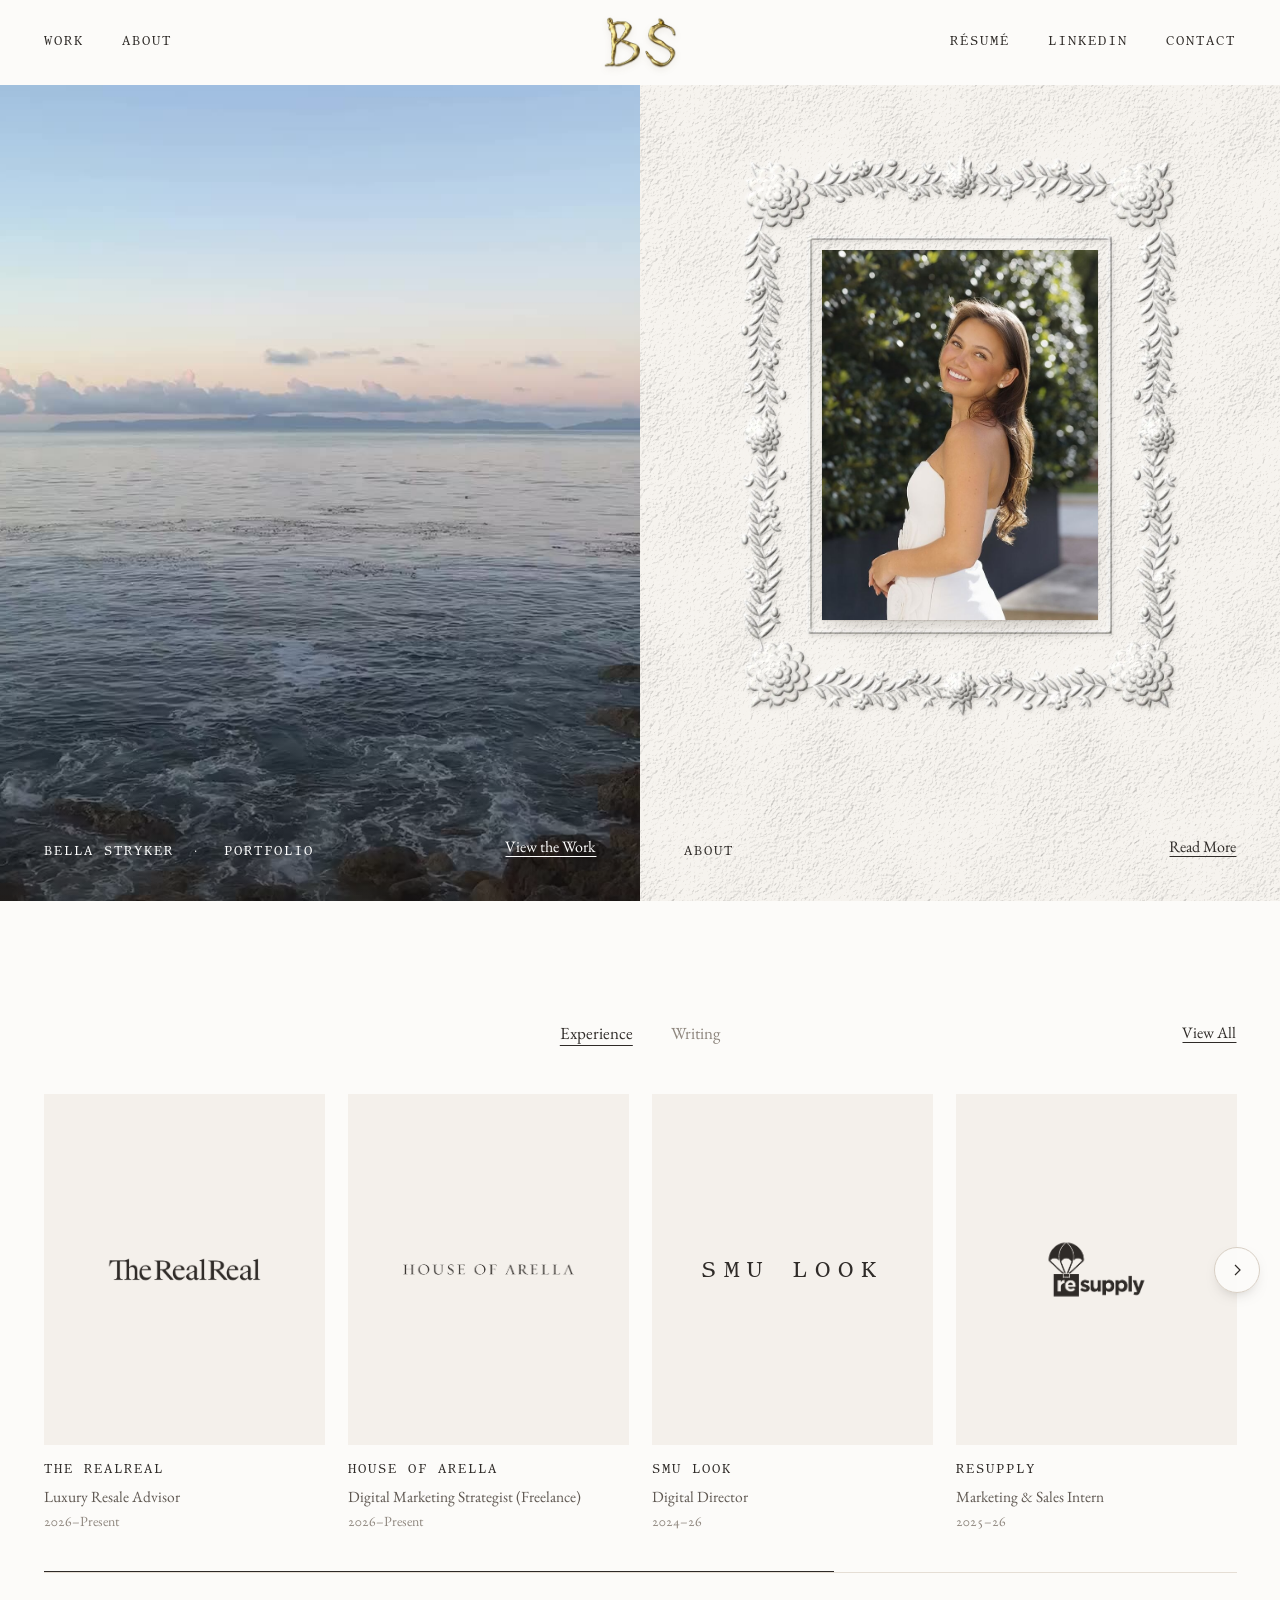
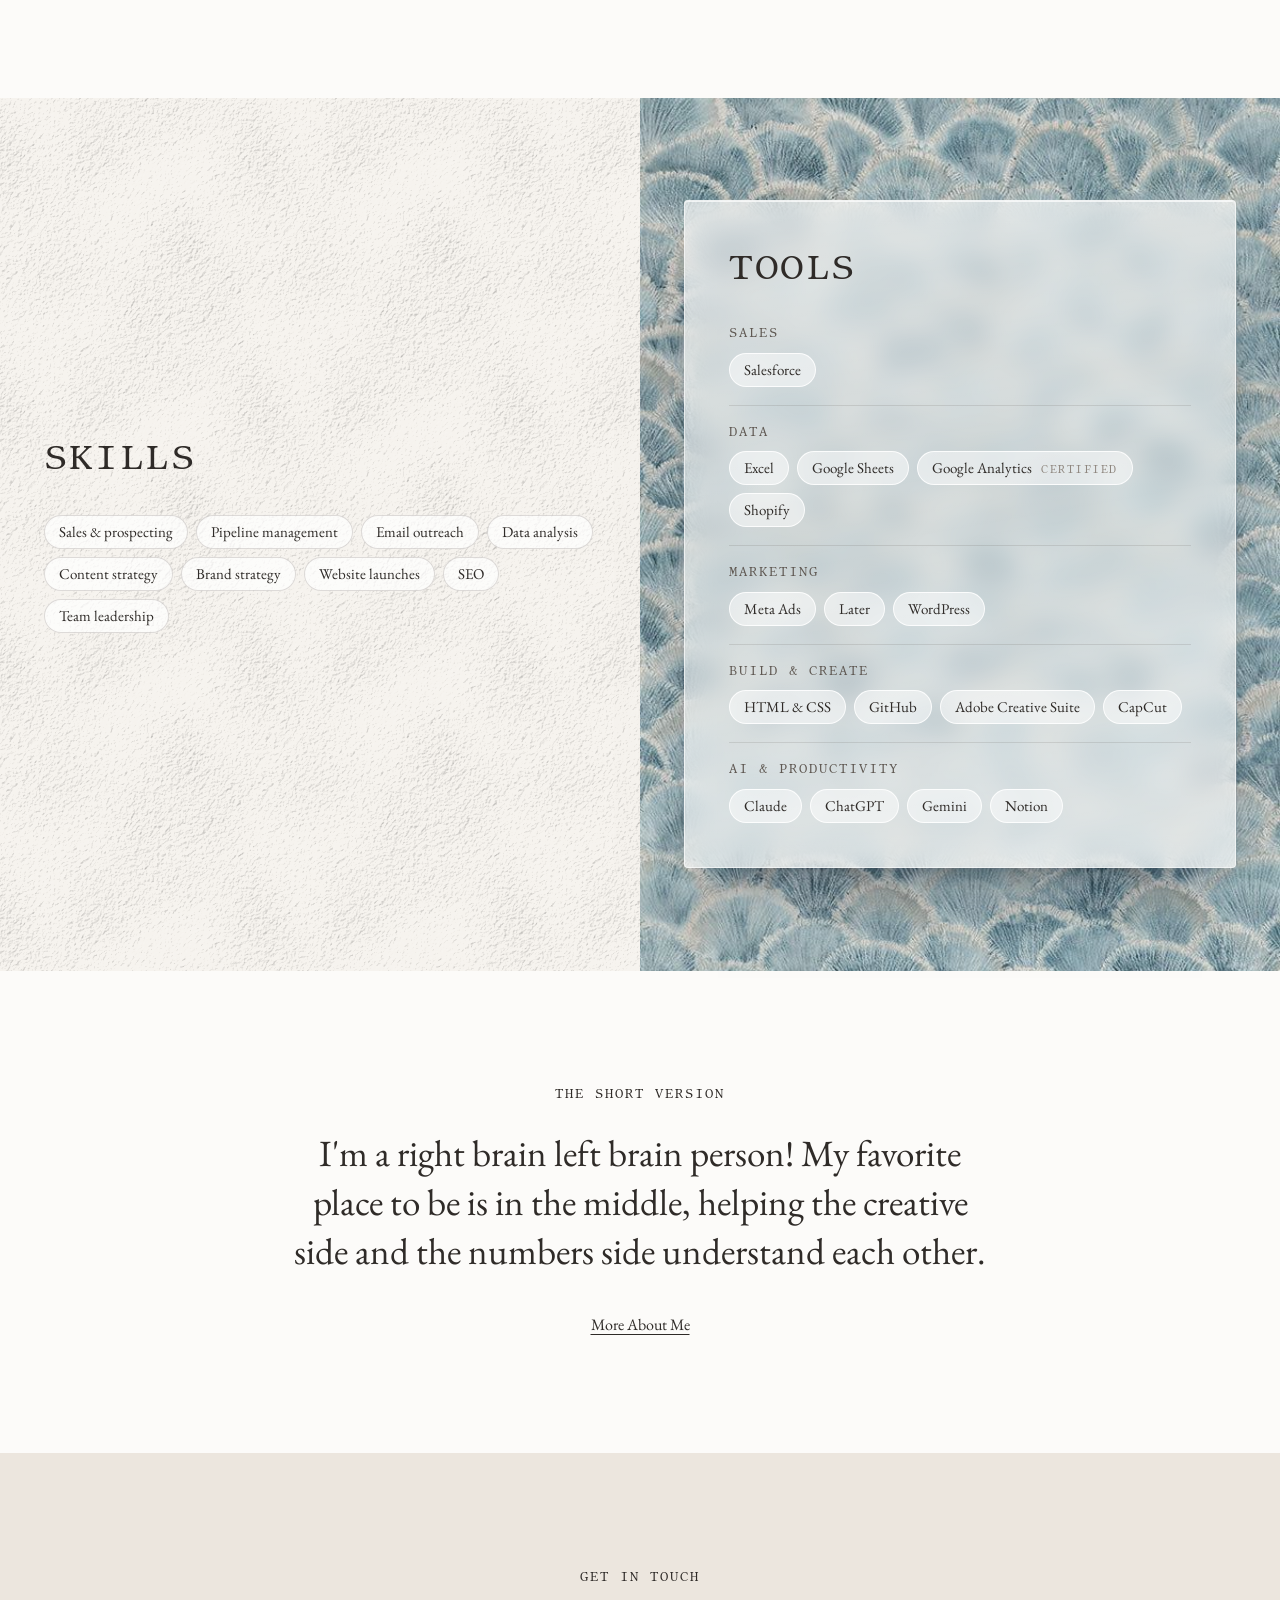
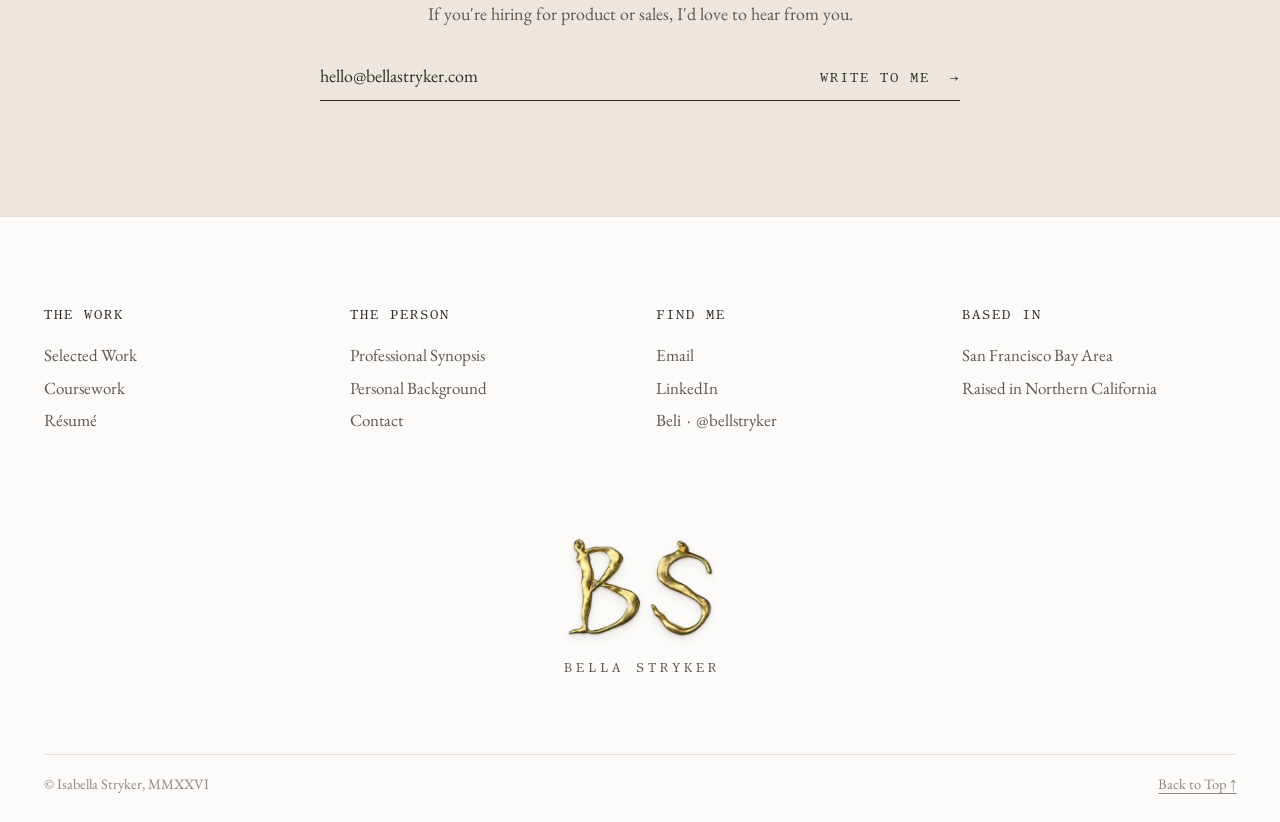
<file: index.html>
<!doctype html>
<html lang="en">
<head>
  <meta charset="utf-8" />
  <meta name="viewport" content="width=device-width, initial-scale=1" />
  <title>Bella Stryker — Portfolio</title>
  <meta name="description" content="Bella Stryker. Sales, product, and growth work, with degrees in Economics and Fashion Media from SMU. Based in the San Francisco Bay Area." />
  <meta name="theme-color" content="#fcfbf9" />
  <meta property="og:title" content="Bella Stryker — Portfolio" />
  <meta property="og:description" content="Bella Stryker. Sales, product, and growth work, with degrees in Economics and Fashion Media from SMU. Based in the San Francisco Bay Area." />
  <meta property="og:type" content="website" />
  <meta property="og:url" content="https://bellastryker.com/" />
  <meta property="og:image" content="https://bellastryker.com/assets/images/site/og-image.jpg" />
  <meta property="og:image:width" content="1200" />
  <meta property="og:image:height" content="627" />
  <meta property="og:image:alt" content="Ocean at dusk beside the gold BS monogram, Bella Stryker, bellastryker.com" />
  <meta name="twitter:card" content="summary_large_image" />
  <link rel="canonical" href="https://bellastryker.com/" />
  <link rel="icon" type="image/png" sizes="64x64" href="favicon.png" />
  <link rel="apple-touch-icon" href="apple-touch-icon.png" />
  <link rel="preconnect" href="https://fonts.googleapis.com" />
  <link rel="preconnect" href="https://fonts.gstatic.com" crossorigin />
  <link href="https://fonts.googleapis.com/css2?family=EB+Garamond:ital,wght@0,400;0,500;1,400&amp;family=Homemade+Apple&amp;family=Libertinus+Mono&amp;display=swap" rel="stylesheet" />
  <link rel="stylesheet" href="css/styles.css" />
  <script>
    !function(t,e){var o,n,p,r;e.__SV||(window.posthog && window.posthog.__loaded)||(window.posthog=e,e._i=[],e.init=function(i,s,a){function g(t,e){var o=e.split(".");2==o.length&&(t=t[o[0]],e=o[1]),t[e]=function(){t.push([e].concat(Array.prototype.slice.call(arguments,0)))}}(p=t.createElement("script")).type="text/javascript",p.crossOrigin="anonymous",p.async=!0,p.src=s.api_host.replace(".i.posthog.com","-assets.i.posthog.com")+"/static/array.js",(r=t.getElementsByTagName("script")[0]).parentNode.insertBefore(p,r);var u=e;for(void 0!==a?u=e[a]=[]:a="posthog",u.people=u.people||[],u.toString=function(t){var e="posthog";return"posthog"!==a&&(e+="."+a),t||(e+=" (stub)"),e},u.people.toString=function(){return u.toString(1)+".people (stub)"},o="Mi Ri init Vi Gi Rr Wi Ji Bi capture calculateEventProperties tn register register_once register_for_session unregister unregister_for_session an getFeatureFlag getFeatureFlagPayload getFeatureFlagResult isFeatureEnabled reloadFeatureFlags updateFlags updateEarlyAccessFeatureEnrollment getEarlyAccessFeatures on onFeatureFlags onSurveysLoaded onSessionId getSurveys getActiveMatchingSurveys renderSurvey displaySurvey cancelPendingSurvey canRenderSurvey canRenderSurveyAsync un identify setPersonProperties group resetGroups setPersonPropertiesForFlags resetPersonPropertiesForFlags setGroupPropertiesForFlags resetGroupPropertiesForFlags reset setIdentity clearIdentity get_distinct_id getGroups get_session_id get_session_replay_url alias set_config startSessionRecording stopSessionRecording sessionRecordingStarted captureException addExceptionStep captureLog startExceptionAutocapture stopExceptionAutocapture loadToolbar get_property getSessionProperty nn Xi createPersonProfile setInternalOrTestUser sn Hi cn opt_in_capturing opt_out_capturing has_opted_in_capturing has_opted_out_capturing get_explicit_consent_status is_capturing clear_opt_in_out_capturing Ki debug Lr rn getPageViewId captureTraceFeedback captureTraceMetric Di".split(" "),n=0;n<o.length;n++)g(u,o[n]);e._i.push([i,s,a])},e.__SV=1)}(document,window.posthog||[]);
    // Ignore the owner's own visits: open any page once with ?notrack on each device (?track undoes it)
    try {
      var bsQ = location.search;
      if (/[?&]notrack(=|&|$)/.test(bsQ)) localStorage.setItem("bs_notrack", "1");
      if (/[?&]track(=|&|$)/.test(bsQ)) localStorage.removeItem("bs_notrack");
      if (/[?&](no)?track(=|&|$)/.test(bsQ)) history.replaceState(null, "", location.pathname + location.hash);
    } catch (e) {}
    var bsNoTrack = false;
    try { bsNoTrack = localStorage.getItem("bs_notrack") === "1"; } catch (e) {}
    if (!bsNoTrack) posthog.init('phc_nHtUKdJ2cVmvsmuaGV37hXGk35jCPASbwRm5SjpypSxK', {
        api_host: 'https://us.i.posthog.com',
        defaults: '2026-01-30',
        person_profiles: 'identified_only',
    })
  </script>
</head>
<body id="top">
  <a class="skip" href="#main">Skip to content</a>


  <header class="site-header">
    <div class="wrap site-header__inner">
      <nav class="nav" aria-label="Primary">
        <a href="/work">Work</a>
        <a href="/about">About</a>
      </nav>
      <button class="menu-btn" type="button" aria-expanded="false" aria-controls="drawer"><i aria-hidden="true"></i>Menu</button>

      <a href="/" class="wordmark" aria-label="Bella Stryker, home"><img src="assets/images/site/monogram-bs.webp" alt="BS monogram" width="672" height="459" /></a>

      <nav class="nav nav--right" aria-label="Secondary">
        <a href="assets/resume.pdf" target="_blank" rel="noopener">Résumé</a>
        <a href="https://www.linkedin.com/in/bellastryker/" target="_blank" rel="noopener">LinkedIn</a>
        <a href="/contact">Contact</a>
      </nav>
      <a href="/contact" class="header-cta">Contact</a>
    </div>
  </header>

  <div class="drawer" id="drawer" aria-hidden="true">
    <div class="drawer__scrim" data-close></div>
    <div class="drawer__panel" role="dialog" aria-modal="true" aria-label="Menu">
      <div class="drawer__top">
        <img class="drawer__monogram" src="assets/images/site/monogram-bs.webp" alt="BS monogram" width="672" height="459" />
        <button type="button" data-close aria-label="Close menu">
          <svg width="16" height="16" viewBox="0 0 12 12" fill="none" stroke="currentColor" stroke-width="1"><path d="M1 1l10 10M11 1L1 11"/></svg>
        </button>
      </div>
      <ul class="drawer__links">
        <li><a href="/">Home <span>00</span></a></li>
        <li><a href="/work">Work <span>01</span></a></li>
        <li><a href="/about">About <span>02</span></a></li>
        <li><a href="/contact">Contact <span>03</span></a></li>
      </ul>
      <div class="drawer__foot">
        <a href="assets/resume.pdf" target="_blank" rel="noopener" class="link">Résumé (PDF)</a>
        <a href="https://www.linkedin.com/in/bellastryker/" target="_blank" rel="noopener" class="link">LinkedIn</a>
        <span>San Francisco Bay Area</span>
      </div>
    </div>
  </div>

  <main id="main">

    <!-- Hero: two tiles -->
    <section class="split split--hero">
      <a class="tile tile--image tile--video" href="/work">
        <video class="tile__media" autoplay muted loop playsinline preload="auto" poster="assets/images/site/hero-ocean-poster.jpg" aria-label="Waves rolling over dark rocks under a peach and blue dusk sky">
          <source src="assets/video/hero-ocean-sm.mp4" type="video/mp4" media="(max-width: 900px)" />
          <source src="assets/video/hero-ocean.mp4" type="video/mp4" />
        </video>
        <div class="tile__caption">
          <h1 class="label">Bella Stryker &nbsp;·&nbsp; Portfolio</h1>
          <span class="link">View the Work</span>
        </div>
      </a>
      <a class="tile tile--paper" href="/about">
        <div class="emboss">
          <img class="emboss__art" src="assets/images/site/emboss-frame.webp" alt="" width="1092" height="1362" fetchpriority="high" />
          <figure class="emboss__photo">
            <img src="assets/images/site/portrait.jpg" alt="Bella Stryker in a white dress, smiling, against a green hedge" />
          </figure>
        </div>
        <div class="tile__caption">
          <p class="label">About</p>
          <span class="link">Read More</span>
        </div>
      </a>
    </section>

    <!-- Tabbed work grid -->
    <section class="section">
      <div class="wrap">
        <div class="tabs-bar">
          <div class="tabs" role="tablist" aria-label="Selected work">
            <button class="tab" role="tab" id="tab-brand" aria-controls="panel-brand" aria-selected="true">Experience</button>
            <button class="tab" role="tab" id="tab-editorial" aria-controls="panel-editorial" aria-selected="false" tabindex="-1">Writing</button>
          </div>
          <a href="/work" class="link">View All</a>
        </div>

        <div class="tab-panel" id="panel-brand" role="tabpanel" aria-labelledby="tab-brand">
          <div class="carousel" data-carousel>
            <button class="carousel__btn carousel__btn--prev" type="button" aria-label="Previous"><svg viewBox="0 0 16 16" aria-hidden="true"><path d="M10 3 5 8l5 5" fill="none" stroke="currentColor" stroke-width="1.2"/></svg></button>
            <div class="cards carousel__track">
            <a class="card card--swap" href="/work#therealreal">
              <div class="card__media">
                <img class="card__logo card__logo--trr" src="assets/images/site/logo-trr.png" alt="The RealReal" />
                <div class="card__site" aria-hidden="true"><div class="card__site-bar"><i></i><i></i><i></i><span>therealreal.com</span></div><div class="card__site-view"><img src="assets/images/site/site-trr.jpg" alt="" loading="lazy" /></div></div>
              </div>
              <div class="card__body">
                <h3 class="label card__title">The RealReal</h3>
                <p class="card__sub">Luxury Resale Advisor</p>
                <p class="card__year">2026–Present</p>
              </div>
            </a>
            <a class="card card--swap" href="/work#arella">
              <div class="card__media">
                <img class="card__logo card__logo--arella" src="assets/images/site/logo-arella.png" alt="House of Arella" />
                <div class="card__site" aria-hidden="true"><div class="card__site-bar"><i></i><i></i><i></i><span>houseofarella.com</span></div><div class="card__site-view"><img src="assets/images/site/site-arella.jpg" alt="" loading="lazy" /></div></div>
              </div>
              <div class="card__body">
                <h3 class="label card__title">House of Arella</h3>
                <p class="card__sub">Digital Marketing Strategist (Freelance)</p>
                <p class="card__year">2026–Present</p>
              </div>
            </a>
            <a class="card card--swap" href="/work#look">
              <div class="card__media">
                <span class="card__logo card__wordmark" aria-label="SMU LOOK">SMU LOOK</span>
                <div class="card__site" aria-hidden="true"><div class="card__site-bar"><i></i><i></i><i></i><span>smulook.com</span></div><div class="card__site-view"><img src="assets/images/smulook-screenshot.png" alt="" loading="lazy" /></div></div>
              </div>
              <div class="card__body">
                <h3 class="label card__title">SMU LOOK</h3>
                <p class="card__sub">Digital Director</p>
                <p class="card__year">2024–26</p>
              </div>
            </a>
            <a class="card card--swap" href="/work#resupply">
              <div class="card__media">
                <img class="card__logo card__logo--resupply" src="assets/images/site/logo-resupply.png" alt="ReSupply" />
                <div class="card__site" aria-hidden="true"><div class="card__site-bar"><i></i><i></i><i></i><span>resupplyapp.com</span></div><div class="card__site-view"><img src="assets/images/site/site-resupply.jpg" alt="" loading="lazy" /></div></div>
              </div>
              <div class="card__body">
                <h3 class="label card__title">ReSupply</h3>
                <p class="card__sub">Marketing &amp; Sales Intern</p>
                <p class="card__year">2025–26</p>
              </div>
            </a>
            <a class="card card--swap" href="/work#saisankoh">
              <div class="card__media">
                <img class="card__logo card__logo--sai" src="assets/images/site/logo-sai-sankoh.png" alt="Sai Sankoh" />
                <div class="card__site" aria-hidden="true"><div class="card__site-bar"><i></i><i></i><i></i><span>saisankoh.com</span></div><div class="card__site-view"><img src="assets/images/site/site-saisankoh.jpg" alt="" loading="lazy" /></div></div>
              </div>
              <div class="card__body">
                <h3 class="label card__title">Sai Sankoh</h3>
                <p class="card__sub">Brand Strategy Intern</p>
                <p class="card__year">2025</p>
              </div>
            </a>
            <a class="card card--swap" href="/work#modus">
              <div class="card__media">
                <img class="card__logo card__logo--modus" src="assets/images/site/logo-modus.png" alt="ModusBPCM" />
                <div class="card__site" aria-hidden="true"><div class="card__site-bar"><i></i><i></i><i></i><span>bpcm.com</span></div><div class="card__site-view"><img src="assets/images/site/site-bpcm.jpg" alt="" loading="lazy" /></div></div>
              </div>
              <div class="card__body">
                <h3 class="label card__title">ModusBPCM</h3>
                <p class="card__sub">Design + Culture Intern</p>
                <p class="card__year">2024</p>
              </div>
            </a>
            </div>
            <button class="carousel__btn carousel__btn--next" type="button" aria-label="Next"><svg viewBox="0 0 16 16" aria-hidden="true"><path d="m6 3 5 5-5 5" fill="none" stroke="currentColor" stroke-width="1.2"/></svg></button>
            <div class="carousel__progress"><i></i></div>
          </div>
        </div>

        <div class="tab-panel" id="panel-editorial" role="tabpanel" aria-labelledby="tab-editorial" hidden>
          <div class="carousel" data-carousel>
            <button class="carousel__btn carousel__btn--prev" type="button" aria-label="Previous"><svg viewBox="0 0 16 16" aria-hidden="true"><path d="M10 3 5 8l5 5" fill="none" stroke="currentColor" stroke-width="1.2"/></svg></button>
            <div class="cards carousel__track">
            <a class="card" href="/work#look-feature">
              <div class="card__media">
                <img class="card__doc card__doc--tall" src="assets/images/LookStory1.png" alt="Instagram story for the LOOK feature" loading="lazy" />
              </div>
              <div class="card__body">
                <h3 class="label card__title">Is Gen Z Ending Outfit Repeating?</h3>
                <p class="card__sub">Feature Story</p>
                <p class="card__year">2026</p>
              </div>
            </a>
            <a class="card" href="/work#runway-review">
              <div class="card__media">
                <img class="card__doc" src="assets/images/site/runway-review-cover.jpg" alt="First page of the runway review" loading="lazy" />
              </div>
              <div class="card__body">
                <h3 class="label card__title">A Revolution That Wasn't</h3>
                <p class="card__sub">Runway Review</p>
                <p class="card__year">2026</p>
              </div>
            </a>
            <a class="card" href="/work#resupply">
              <div class="card__media">
                <img class="card__doc" src="assets/images/site/resupply-journal-tile.jpg" alt="A ReSupply blog post by Isabella Stryker" loading="lazy" />
              </div>
              <div class="card__body">
                <h3 class="label card__title">The ReSupply Journal</h3>
                <p class="card__sub">29 Published Posts</p>
                <p class="card__year">2025–26</p>
              </div>
            </a>
            </div>
            <button class="carousel__btn carousel__btn--next" type="button" aria-label="Next"><svg viewBox="0 0 16 16" aria-hidden="true"><path d="m6 3 5 5-5 5" fill="none" stroke="currentColor" stroke-width="1.2"/></svg></button>
            <div class="carousel__progress"><i></i></div>
          </div>
        </div>
      </div>
    </section>

    <!-- Skills + tools -->
    <section class="split split--kit">
      <div class="kit kit--paper">
        <div class="kit__inner reveal">
          <h2 class="h-lg">Skills</h2>
          <ul class="pills pills--sm"><li>Sales &amp; prospecting</li><li>Pipeline management</li><li>Email outreach</li><li>Data analysis</li><li>Content strategy</li><li>Brand strategy</li><li>Website launches</li><li>SEO</li><li>Team leadership</li></ul>
        </div>
      </div>
      <div class="kit kit--photo">
        <div class="kit__inner kit-glass reveal">
          <h2 class="h-lg">Tools</h2>
          <dl class="stack">
          <div><dt class="label">Sales</dt><dd><ul class="pills pills--sm"><li>Salesforce</li></ul></dd></div>
          <div><dt class="label">Data</dt><dd><ul class="pills pills--sm"><li>Excel</li><li>Google Sheets</li><li>Google Analytics <span class="pill__tag">Certified</span></li><li>Shopify</li></ul></dd></div>
          <div><dt class="label">Marketing</dt><dd><ul class="pills pills--sm"><li>Meta Ads</li><li>Later</li><li>WordPress</li></ul></dd></div>
          <div><dt class="label">Build &amp; create</dt><dd><ul class="pills pills--sm"><li>HTML &amp; CSS</li><li>GitHub</li><li>Adobe Creative Suite</li><li>CapCut</li></ul></dd></div>
          <div><dt class="label">AI &amp; productivity</dt><dd><ul class="pills pills--sm"><li>Claude</li><li>ChatGPT</li><li>Gemini</li><li>Notion</li></ul></dd></div>
          </dl>
        </div>
      </div>
    </section>

    <!-- Statement -->
    <section class="section center">
      <div class="wrap reveal">
        <p class="label">The Short Version</p>
        <p class="statement">I'm a right brain left brain person! My favorite place to be is in the middle, helping the creative side and the numbers side understand each other.</p>
        <a href="/about" class="link">More About Me</a>
      </div>
    </section>

    <section class="section bg-sand">
      <div class="wrap">
        <div class="letter reveal">
          <p class="label">Get in Touch</p>
          <p>If you're hiring for product or sales, I'd love to hear from you.</p>
          <a class="letter__row" href="mailto:hello@bellastryker.com">
            <span>hello@bellastryker.com</span>
            <span class="label">Write to Me &nbsp;→</span>
          </a>
        </div>
      </div>
    </section>
  </main>

  <footer class="site-footer">
    <div class="wrap">
      <div class="footer__cols">
        <div>
          <p class="label">The Work</p>
          <ul>
            <li><a href="/work">Selected Work</a></li>
            <li><a href="/work#coursework">Coursework</a></li>
            <li><a href="assets/resume.pdf" target="_blank" rel="noopener">Résumé</a></li>
          </ul>
        </div>
        <div>
          <p class="label">The Person</p>
          <ul>
            <li><a href="/about">Professional Synopsis</a></li>
            <li><a href="/about#off-the-clock">Personal Background</a></li>
            <li><a href="/contact">Contact</a></li>
          </ul>
        </div>
        <div>
          <p class="label">Find Me</p>
          <ul>
            <li><a href="mailto:hello@bellastryker.com">Email</a></li>
            <li><a href="https://www.linkedin.com/in/bellastryker/" target="_blank" rel="noopener">LinkedIn</a></li>
            <li>Beli &nbsp;·&nbsp; @bellstryker</li>
          </ul>
        </div>
        <div>
          <p class="label">Based In</p>
          <ul>
            <li>San Francisco Bay Area</li>
            <li>Raised in Northern California</li>
          </ul>
        </div>
      </div>
      <img class="footer__monogram" src="assets/images/site/monogram-bs.webp" alt="BS monogram" width="672" height="459" loading="lazy" />
      <p class="label footer__name">Bella Stryker</p>
      <div class="footer__base">
        <span>© Isabella Stryker, <span data-year>MMXXVI</span></span>
        <a href="#top" class="link" style="font-size:14.5px;">Back to Top ↑</a>
      </div>
    </div>
  </footer>

  <script src="js/main.js"></script>
</body>
</html>
</file>
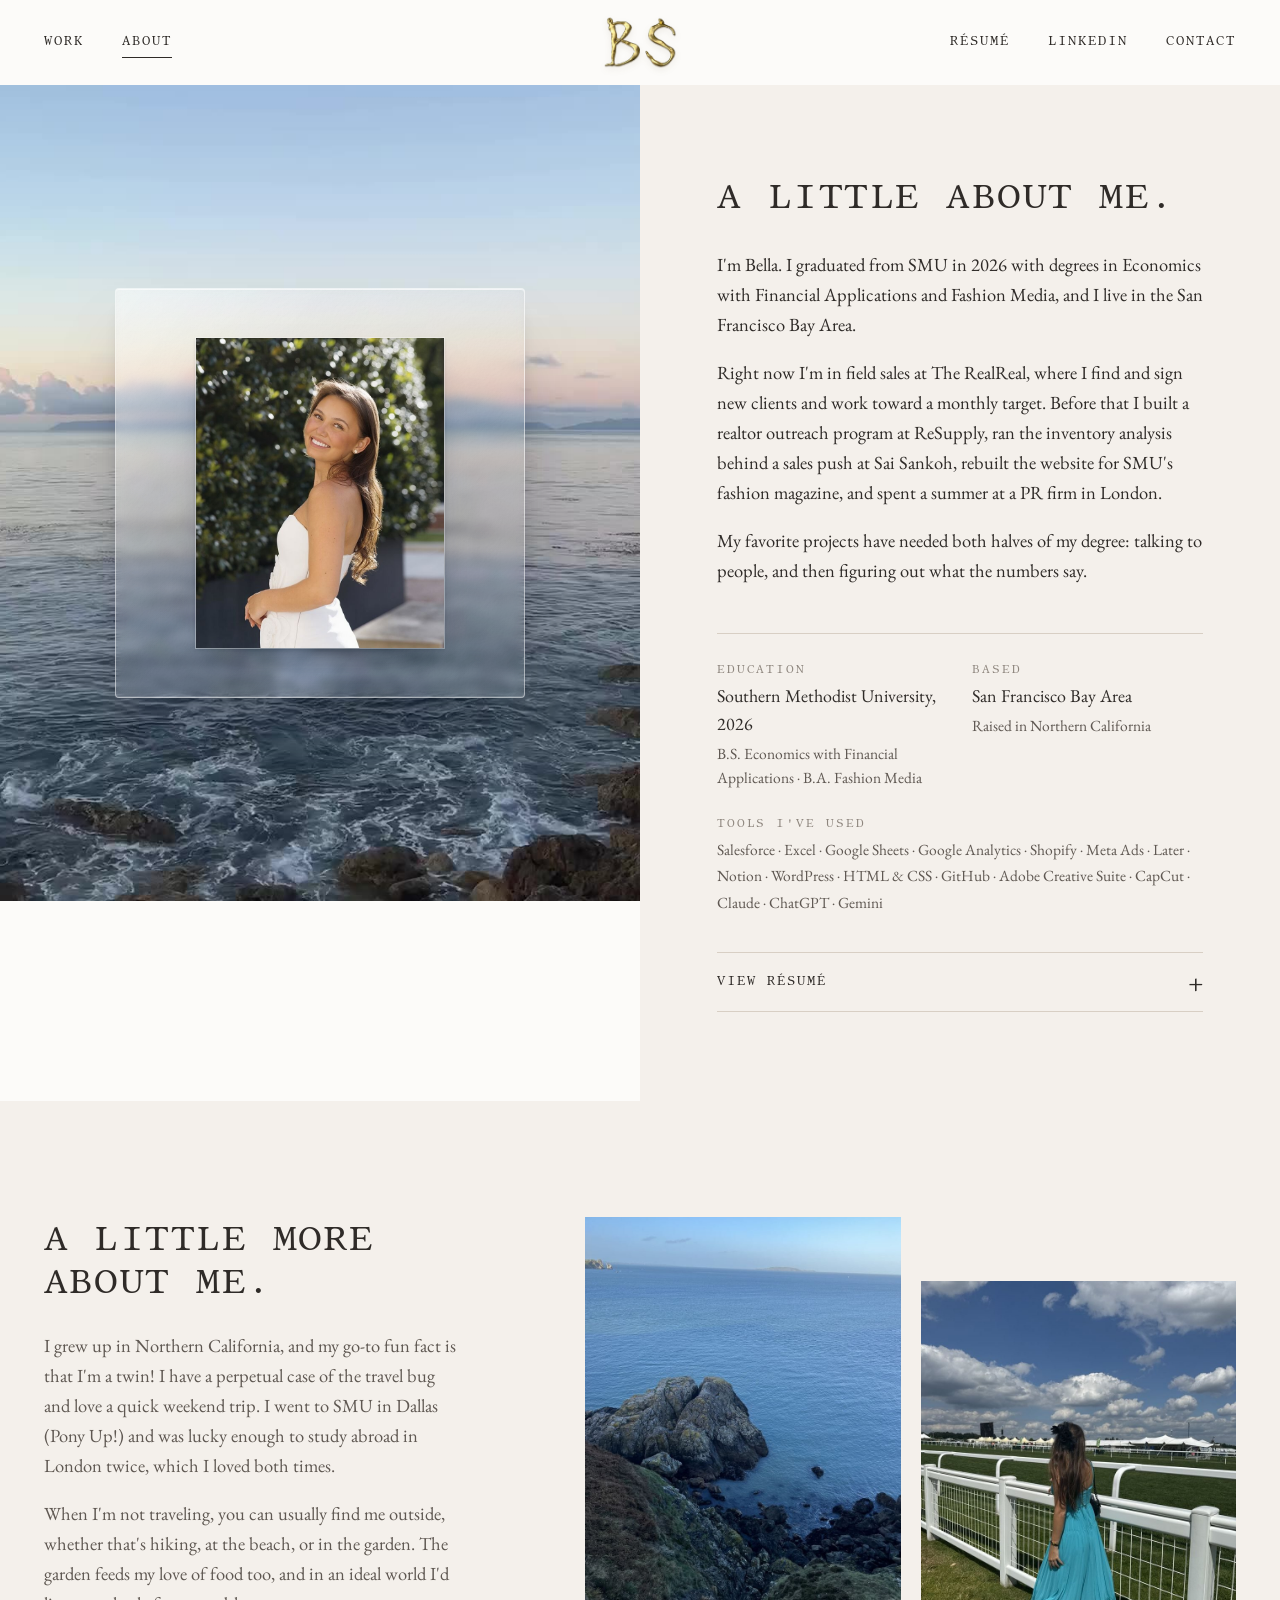
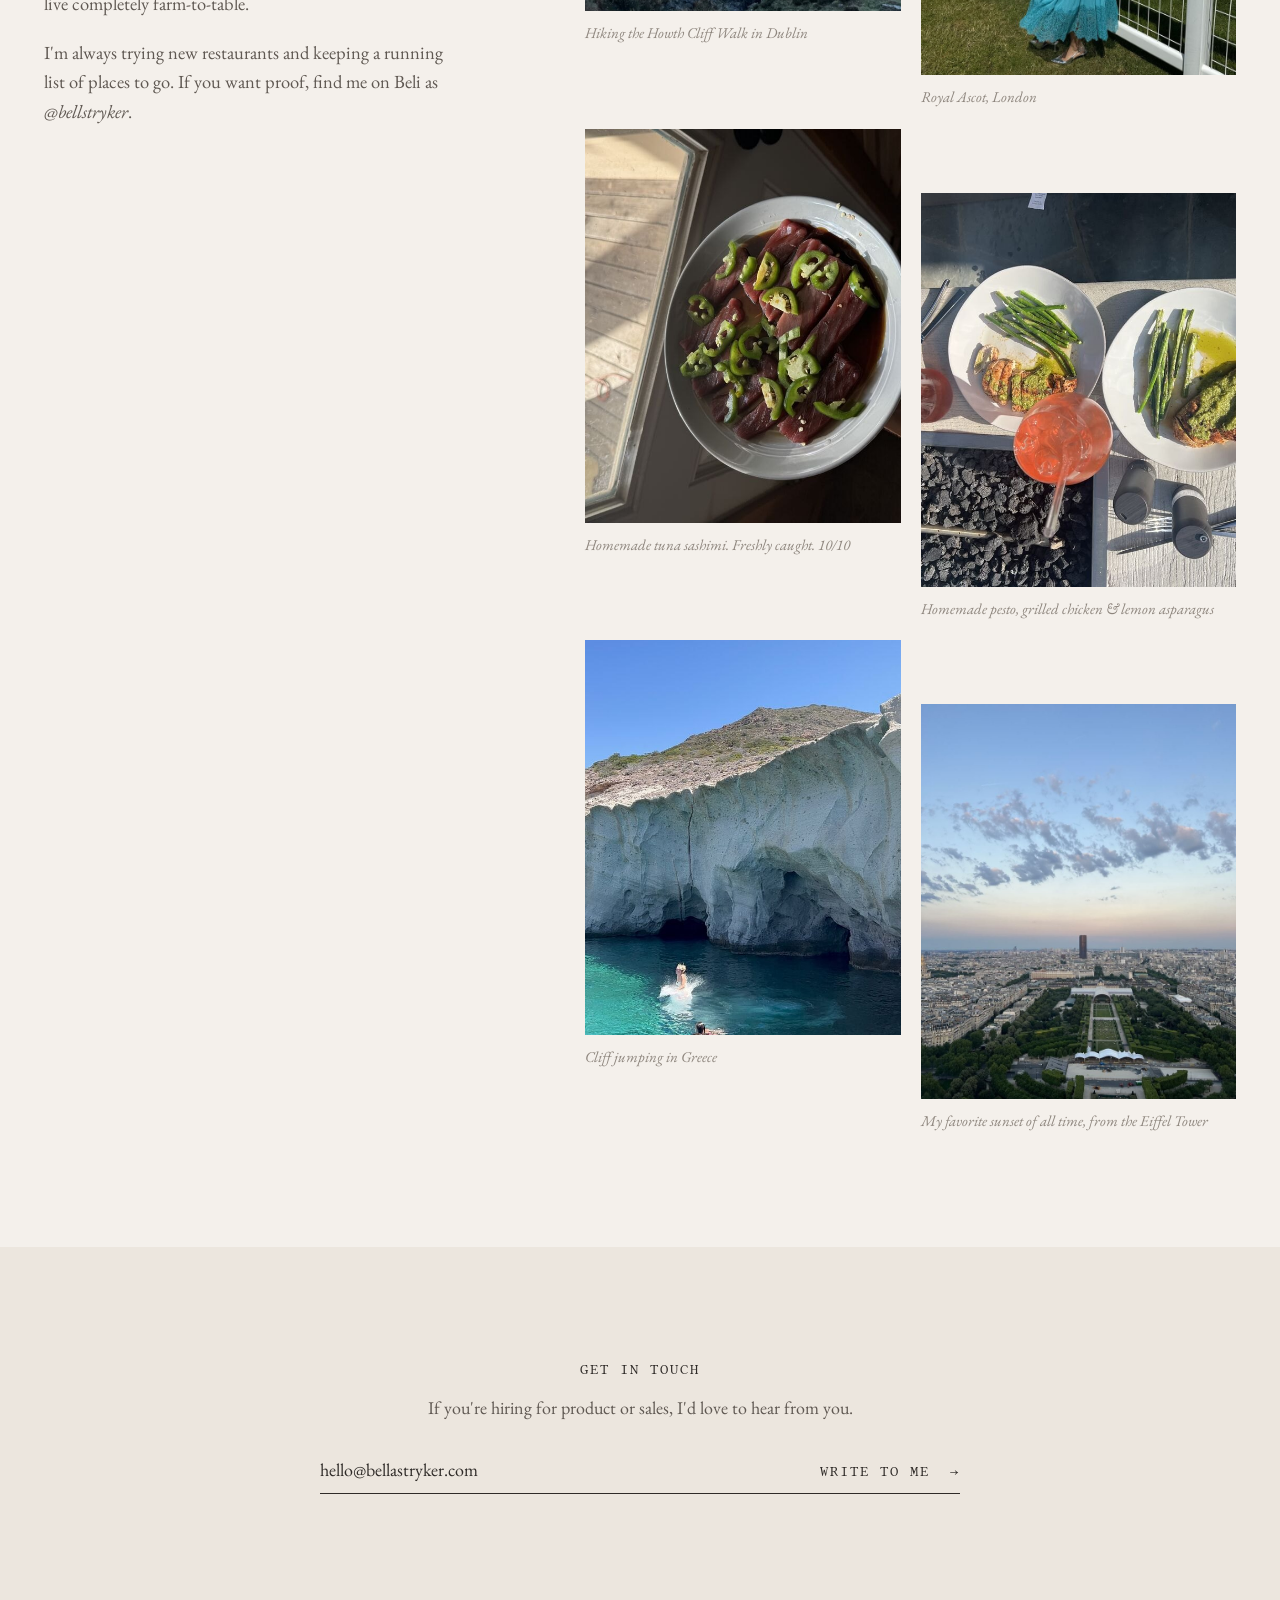
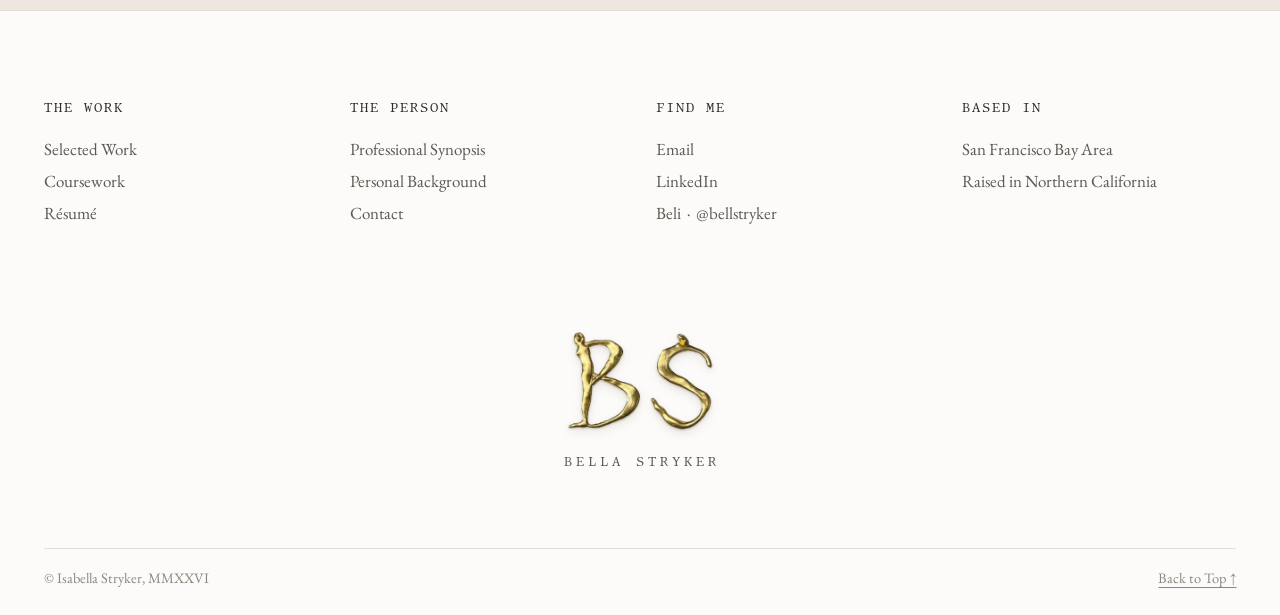
<file: about.html>
<!doctype html>
<html lang="en">
<head>
  <meta charset="utf-8" />
  <meta name="viewport" content="width=device-width, initial-scale=1" />
  <title>About — Bella Stryker</title>
  <meta name="description" content="About Bella Stryker: SMU Economics and Fashion Media grad in field sales, with a background in growth marketing, analytics, and digital media." />
  <meta name="theme-color" content="#fcfbf9" />
  <meta property="og:title" content="About — Bella Stryker" />
  <meta property="og:description" content="About Bella Stryker: SMU Economics and Fashion Media grad in field sales, with a background in growth marketing, analytics, and digital media." />
  <meta property="og:type" content="website" />
  <meta property="og:url" content="https://bellastryker.com/about" />
  <meta property="og:image" content="https://bellastryker.com/assets/images/site/og-image.jpg" />
  <meta property="og:image:width" content="1200" />
  <meta property="og:image:height" content="627" />
  <meta property="og:image:alt" content="Ocean at dusk beside the gold BS monogram, Bella Stryker, bellastryker.com" />
  <meta name="twitter:card" content="summary_large_image" />
  <link rel="canonical" href="https://bellastryker.com/about" />
  <link rel="icon" type="image/png" sizes="64x64" href="favicon.png" />
  <link rel="apple-touch-icon" href="apple-touch-icon.png" />
  <link rel="preconnect" href="https://fonts.googleapis.com" />
  <link rel="preconnect" href="https://fonts.gstatic.com" crossorigin />
  <link href="https://fonts.googleapis.com/css2?family=EB+Garamond:ital,wght@0,400;0,500;1,400&amp;family=Homemade+Apple&amp;family=Libertinus+Mono&amp;display=swap" rel="stylesheet" />
  <link rel="stylesheet" href="css/styles.css" />
  <script>
    !function(t,e){var o,n,p,r;e.__SV||(window.posthog && window.posthog.__loaded)||(window.posthog=e,e._i=[],e.init=function(i,s,a){function g(t,e){var o=e.split(".");2==o.length&&(t=t[o[0]],e=o[1]),t[e]=function(){t.push([e].concat(Array.prototype.slice.call(arguments,0)))}}(p=t.createElement("script")).type="text/javascript",p.crossOrigin="anonymous",p.async=!0,p.src=s.api_host.replace(".i.posthog.com","-assets.i.posthog.com")+"/static/array.js",(r=t.getElementsByTagName("script")[0]).parentNode.insertBefore(p,r);var u=e;for(void 0!==a?u=e[a]=[]:a="posthog",u.people=u.people||[],u.toString=function(t){var e="posthog";return"posthog"!==a&&(e+="."+a),t||(e+=" (stub)"),e},u.people.toString=function(){return u.toString(1)+".people (stub)"},o="Mi Ri init Vi Gi Rr Wi Ji Bi capture calculateEventProperties tn register register_once register_for_session unregister unregister_for_session an getFeatureFlag getFeatureFlagPayload getFeatureFlagResult isFeatureEnabled reloadFeatureFlags updateFlags updateEarlyAccessFeatureEnrollment getEarlyAccessFeatures on onFeatureFlags onSurveysLoaded onSessionId getSurveys getActiveMatchingSurveys renderSurvey displaySurvey cancelPendingSurvey canRenderSurvey canRenderSurveyAsync un identify setPersonProperties group resetGroups setPersonPropertiesForFlags resetPersonPropertiesForFlags setGroupPropertiesForFlags resetGroupPropertiesForFlags reset setIdentity clearIdentity get_distinct_id getGroups get_session_id get_session_replay_url alias set_config startSessionRecording stopSessionRecording sessionRecordingStarted captureException addExceptionStep captureLog startExceptionAutocapture stopExceptionAutocapture loadToolbar get_property getSessionProperty nn Xi createPersonProfile setInternalOrTestUser sn Hi cn opt_in_capturing opt_out_capturing has_opted_in_capturing has_opted_out_capturing get_explicit_consent_status is_capturing clear_opt_in_out_capturing Ki debug Lr rn getPageViewId captureTraceFeedback captureTraceMetric Di".split(" "),n=0;n<o.length;n++)g(u,o[n]);e._i.push([i,s,a])},e.__SV=1)}(document,window.posthog||[]);
    // Ignore the owner's own visits: open any page once with ?notrack on each device (?track undoes it)
    try {
      var bsQ = location.search;
      if (/[?&]notrack(=|&|$)/.test(bsQ)) localStorage.setItem("bs_notrack", "1");
      if (/[?&]track(=|&|$)/.test(bsQ)) localStorage.removeItem("bs_notrack");
      if (/[?&](no)?track(=|&|$)/.test(bsQ)) history.replaceState(null, "", location.pathname + location.hash);
    } catch (e) {}
    var bsNoTrack = false;
    try { bsNoTrack = localStorage.getItem("bs_notrack") === "1"; } catch (e) {}
    if (!bsNoTrack) posthog.init('phc_nHtUKdJ2cVmvsmuaGV37hXGk35jCPASbwRm5SjpypSxK', {
        api_host: 'https://us.i.posthog.com',
        defaults: '2026-01-30',
        person_profiles: 'identified_only',
    })
  </script>
</head>
<body id="top">
  <a class="skip" href="#main">Skip to content</a>


  <header class="site-header">
    <div class="wrap site-header__inner">
      <nav class="nav" aria-label="Primary">
        <a href="/work">Work</a>
        <a href="/about" aria-current="page">About</a>
      </nav>
      <button class="menu-btn" type="button" aria-expanded="false" aria-controls="drawer"><i aria-hidden="true"></i>Menu</button>

      <a href="/" class="wordmark" aria-label="Bella Stryker, home"><img src="assets/images/site/monogram-bs.webp" alt="BS monogram" width="672" height="459" /></a>

      <nav class="nav nav--right" aria-label="Secondary">
        <a href="assets/resume.pdf" target="_blank" rel="noopener">Résumé</a>
        <a href="https://www.linkedin.com/in/bellastryker/" target="_blank" rel="noopener">LinkedIn</a>
        <a href="/contact">Contact</a>
      </nav>
      <a href="/contact" class="header-cta">Contact</a>
    </div>
  </header>

  <div class="drawer" id="drawer" aria-hidden="true">
    <div class="drawer__scrim" data-close></div>
    <div class="drawer__panel" role="dialog" aria-modal="true" aria-label="Menu">
      <div class="drawer__top">
        <img class="drawer__monogram" src="assets/images/site/monogram-bs.webp" alt="BS monogram" width="672" height="459" />
        <button type="button" data-close aria-label="Close menu">
          <svg width="16" height="16" viewBox="0 0 12 12" fill="none" stroke="currentColor" stroke-width="1"><path d="M1 1l10 10M11 1L1 11"/></svg>
        </button>
      </div>
      <ul class="drawer__links">
        <li><a href="/">Home <span>00</span></a></li>
        <li><a href="/work">Work <span>01</span></a></li>
        <li><a href="/about">About <span>02</span></a></li>
        <li><a href="/contact">Contact <span>03</span></a></li>
      </ul>
      <div class="drawer__foot">
        <a href="assets/resume.pdf" target="_blank" rel="noopener" class="link">Résumé (PDF)</a>
        <a href="https://www.linkedin.com/in/bellastryker/" target="_blank" rel="noopener" class="link">LinkedIn</a>
        <span>San Francisco Bay Area</span>
      </div>
    </div>
  </div>

  <main id="main">
    <section class="split split--about">
      <div class="tile tile--sticky">
        <div class="tile__stick">
          <video class="tile__bg" autoplay muted loop playsinline preload="auto" poster="assets/images/site/hero-ocean-poster.jpg" aria-hidden="true">
            <source src="assets/video/hero-ocean-sm.mp4" type="video/mp4" media="(max-width: 900px)" />
            <source src="assets/video/hero-ocean.mp4" type="video/mp4" />
          </video>
          <div class="glass-card">
            <figure class="glass-card__photo">
              <img src="assets/images/site/portrait.jpg" alt="Bella Stryker in a white dress, smiling, against a green hedge" fetchpriority="high" />
            </figure>
          </div>
        </div>
      </div>
      <div class="about-panel">
        <h1 class="h-lg">A little <em>about me.</em></h1>
        <p>I'm Bella. I graduated from SMU in 2026 with degrees in Economics with Financial Applications and Fashion Media, and I live in the San Francisco Bay Area.</p>
        <p>Right now I'm in field sales at The RealReal, where I find and sign new clients and work toward a monthly target. Before that I built a realtor outreach program at ReSupply, ran the inventory analysis behind a sales push at Sai Sankoh, rebuilt the website for SMU's fashion magazine, and spent a summer at a PR firm in London.</p>
        <p>My favorite projects have needed both halves of my degree: talking to people, and then figuring out what the numbers say.</p>

        <dl class="facts">
          <div>
            <dt>Education</dt>
            <dd>Southern Methodist University, 2026</dd>
            <dd class="fine">B.S. Economics with Financial Applications · B.A. Fashion Media</dd>
          </div>
          <div>
            <dt>Based</dt>
            <dd>San Francisco Bay Area</dd>
            <dd class="fine">Raised in Northern California</dd>
          </div>
          <div class="facts__wide">
            <dt>Tools I've Used</dt>
            <dd class="fine">Salesforce · Excel · Google Sheets · Google Analytics · Shopify · Meta Ads · Later · Notion · WordPress · HTML &amp; CSS · GitHub · Adobe Creative Suite · CapCut · Claude · ChatGPT · Gemini</dd>
          </div>
        </dl>

        <details class="resume">
          <summary><span class="label">View Résumé</span><span class="plus" aria-hidden="true">+</span></summary>
          <div class="resume__body">
            <object data="assets/resume.pdf" type="application/pdf" class="resume__viewer">
              <p style="padding:24px;">Your browser doesn't support embedded PDFs. <a class="link" href="assets/resume.pdf" download>Download my résumé instead.</a></p>
            </object>
            <p style="margin-top:16px;"><a href="assets/resume.pdf" download class="link">Download Résumé</a></p>
          </div>
        </details>
      </div>
    </section>

    <section class="section bg-linen" id="off-the-clock">
      <div class="wrap offclock">
        <div class="offclock__text reveal">
          <h2 class="h-lg">A little more <em>about me.</em></h2>
          <p>I grew up in Northern California, and my go-to fun fact is that I'm a twin! I have a perpetual case of the travel bug and love a quick weekend trip. I went to SMU in Dallas (Pony Up!) and was lucky enough to study abroad in London twice, which I loved both times.</p>
          <p>When I'm not traveling, you can usually find me outside, whether that's hiking, at the beach, or in the garden. The garden feeds my love of food too, and in an ideal world I'd live completely farm-to-table.</p>
          <p>I'm always trying new restaurants and keeping a running list of places to go. If you want proof, find me on Beli as <em>@bellstryker</em>.</p>
        </div>
        <div class="photo-grid reveal">
          <figure><img src="assets/images/site/life-howth.jpg" alt="The sea from the Howth Cliff Walk" loading="lazy" /><figcaption>Hiking the Howth Cliff Walk in Dublin</figcaption></figure>
          <figure><img src="assets/images/site/life-ascot.jpg" alt="Bella in a turquoise dress at Royal Ascot" loading="lazy" /><figcaption>Royal Ascot, London</figcaption></figure>
          <figure><img src="assets/images/site/life-sashimi.jpg" alt="Homemade tuna sashimi" loading="lazy" /><figcaption>Homemade tuna sashimi. Freshly caught. 10/10</figcaption></figure>
          <figure><img src="assets/images/site/life-pesto.jpg" alt="Homemade pesto with grilled chicken and asparagus" loading="lazy" /><figcaption>Homemade pesto, grilled chicken &amp; lemon asparagus</figcaption></figure>
          <figure><img src="assets/images/site/life-greece.jpg" alt="Cliff jumping into turquoise water in Greece" loading="lazy" /><figcaption>Cliff jumping in Greece</figcaption></figure>
          <figure><img src="assets/images/site/life-paris.jpg" alt="Sunset over Paris from the Eiffel Tower" loading="lazy" /><figcaption>My favorite sunset of all time, from the Eiffel Tower</figcaption></figure>
        </div>
      </div>
    </section>

    <section class="section bg-sand">
      <div class="wrap">
        <div class="letter reveal">
          <p class="label">Get in Touch</p>
          <p>If you're hiring for product or sales, I'd love to hear from you.</p>
          <a class="letter__row" href="mailto:hello@bellastryker.com">
            <span>hello@bellastryker.com</span>
            <span class="label">Write to Me &nbsp;→</span>
          </a>
        </div>
      </div>
    </section>
  </main>

  <footer class="site-footer">
    <div class="wrap">
      <div class="footer__cols">
        <div>
          <p class="label">The Work</p>
          <ul>
            <li><a href="/work">Selected Work</a></li>
            <li><a href="/work#coursework">Coursework</a></li>
            <li><a href="assets/resume.pdf" target="_blank" rel="noopener">Résumé</a></li>
          </ul>
        </div>
        <div>
          <p class="label">The Person</p>
          <ul>
            <li><a href="/about">Professional Synopsis</a></li>
            <li><a href="/about#off-the-clock">Personal Background</a></li>
            <li><a href="/contact">Contact</a></li>
          </ul>
        </div>
        <div>
          <p class="label">Find Me</p>
          <ul>
            <li><a href="mailto:hello@bellastryker.com">Email</a></li>
            <li><a href="https://www.linkedin.com/in/bellastryker/" target="_blank" rel="noopener">LinkedIn</a></li>
            <li>Beli &nbsp;·&nbsp; @bellstryker</li>
          </ul>
        </div>
        <div>
          <p class="label">Based In</p>
          <ul>
            <li>San Francisco Bay Area</li>
            <li>Raised in Northern California</li>
          </ul>
        </div>
      </div>
      <img class="footer__monogram" src="assets/images/site/monogram-bs.webp" alt="BS monogram" width="672" height="459" loading="lazy" />
      <p class="label footer__name">Bella Stryker</p>
      <div class="footer__base">
        <span>© Isabella Stryker, <span data-year>MMXXVI</span></span>
        <a href="#top" class="link" style="font-size:14.5px;">Back to Top ↑</a>
      </div>
    </div>
  </footer>

  <script src="js/main.js"></script>
</body>
</html>
</file>
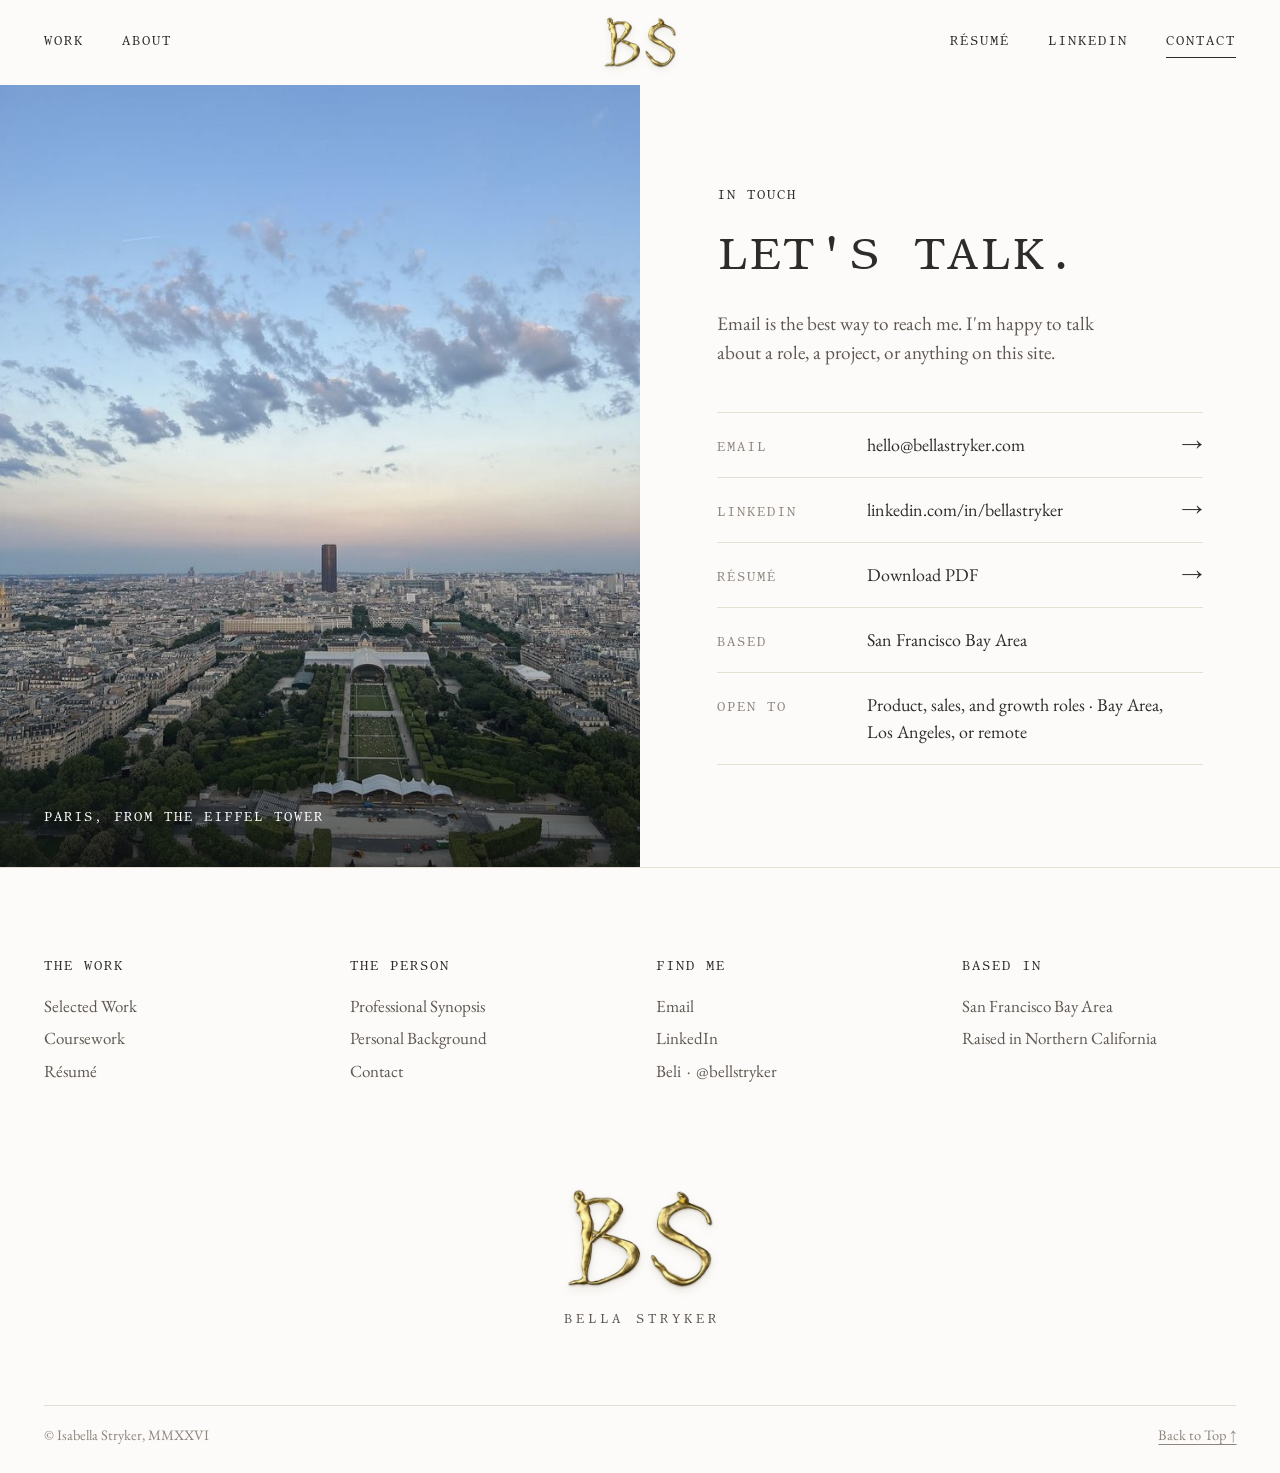
<file: contact.html>
<!doctype html>
<html lang="en">
<head>
  <meta charset="utf-8" />
  <meta name="viewport" content="width=device-width, initial-scale=1" />
  <title>Contact — Bella Stryker</title>
  <meta name="description" content="Get in touch with Bella Stryker about product, sales, and growth roles." />
  <meta name="theme-color" content="#fcfbf9" />
  <meta property="og:title" content="Contact — Bella Stryker" />
  <meta property="og:description" content="Get in touch with Bella Stryker about product, sales, and growth roles." />
  <meta property="og:type" content="website" />
  <meta property="og:url" content="https://bellastryker.com/contact" />
  <meta property="og:image" content="https://bellastryker.com/assets/images/site/og-image.jpg" />
  <meta property="og:image:width" content="1200" />
  <meta property="og:image:height" content="627" />
  <meta property="og:image:alt" content="Ocean at dusk beside the gold BS monogram, Bella Stryker, bellastryker.com" />
  <meta name="twitter:card" content="summary_large_image" />
  <link rel="canonical" href="https://bellastryker.com/contact" />
  <link rel="icon" type="image/png" sizes="64x64" href="favicon.png" />
  <link rel="apple-touch-icon" href="apple-touch-icon.png" />
  <link rel="preconnect" href="https://fonts.googleapis.com" />
  <link rel="preconnect" href="https://fonts.gstatic.com" crossorigin />
  <link href="https://fonts.googleapis.com/css2?family=EB+Garamond:ital,wght@0,400;0,500;1,400&amp;family=Homemade+Apple&amp;family=Libertinus+Mono&amp;display=swap" rel="stylesheet" />
  <link rel="stylesheet" href="css/styles.css" />
  <script>
    !function(t,e){var o,n,p,r;e.__SV||(window.posthog && window.posthog.__loaded)||(window.posthog=e,e._i=[],e.init=function(i,s,a){function g(t,e){var o=e.split(".");2==o.length&&(t=t[o[0]],e=o[1]),t[e]=function(){t.push([e].concat(Array.prototype.slice.call(arguments,0)))}}(p=t.createElement("script")).type="text/javascript",p.crossOrigin="anonymous",p.async=!0,p.src=s.api_host.replace(".i.posthog.com","-assets.i.posthog.com")+"/static/array.js",(r=t.getElementsByTagName("script")[0]).parentNode.insertBefore(p,r);var u=e;for(void 0!==a?u=e[a]=[]:a="posthog",u.people=u.people||[],u.toString=function(t){var e="posthog";return"posthog"!==a&&(e+="."+a),t||(e+=" (stub)"),e},u.people.toString=function(){return u.toString(1)+".people (stub)"},o="Mi Ri init Vi Gi Rr Wi Ji Bi capture calculateEventProperties tn register register_once register_for_session unregister unregister_for_session an getFeatureFlag getFeatureFlagPayload getFeatureFlagResult isFeatureEnabled reloadFeatureFlags updateFlags updateEarlyAccessFeatureEnrollment getEarlyAccessFeatures on onFeatureFlags onSurveysLoaded onSessionId getSurveys getActiveMatchingSurveys renderSurvey displaySurvey cancelPendingSurvey canRenderSurvey canRenderSurveyAsync un identify setPersonProperties group resetGroups setPersonPropertiesForFlags resetPersonPropertiesForFlags setGroupPropertiesForFlags resetGroupPropertiesForFlags reset setIdentity clearIdentity get_distinct_id getGroups get_session_id get_session_replay_url alias set_config startSessionRecording stopSessionRecording sessionRecordingStarted captureException addExceptionStep captureLog startExceptionAutocapture stopExceptionAutocapture loadToolbar get_property getSessionProperty nn Xi createPersonProfile setInternalOrTestUser sn Hi cn opt_in_capturing opt_out_capturing has_opted_in_capturing has_opted_out_capturing get_explicit_consent_status is_capturing clear_opt_in_out_capturing Ki debug Lr rn getPageViewId captureTraceFeedback captureTraceMetric Di".split(" "),n=0;n<o.length;n++)g(u,o[n]);e._i.push([i,s,a])},e.__SV=1)}(document,window.posthog||[]);
    // Ignore the owner's own visits: open any page once with ?notrack on each device (?track undoes it)
    try {
      var bsQ = location.search;
      if (/[?&]notrack(=|&|$)/.test(bsQ)) localStorage.setItem("bs_notrack", "1");
      if (/[?&]track(=|&|$)/.test(bsQ)) localStorage.removeItem("bs_notrack");
      if (/[?&](no)?track(=|&|$)/.test(bsQ)) history.replaceState(null, "", location.pathname + location.hash);
    } catch (e) {}
    var bsNoTrack = false;
    try { bsNoTrack = localStorage.getItem("bs_notrack") === "1"; } catch (e) {}
    if (!bsNoTrack) posthog.init('phc_nHtUKdJ2cVmvsmuaGV37hXGk35jCPASbwRm5SjpypSxK', {
        api_host: 'https://us.i.posthog.com',
        defaults: '2026-01-30',
        person_profiles: 'identified_only',
    })
  </script>
</head>
<body id="top">
  <a class="skip" href="#main">Skip to content</a>


  <header class="site-header">
    <div class="wrap site-header__inner">
      <nav class="nav" aria-label="Primary">
        <a href="/work">Work</a>
        <a href="/about">About</a>
      </nav>
      <button class="menu-btn" type="button" aria-expanded="false" aria-controls="drawer"><i aria-hidden="true"></i>Menu</button>

      <a href="/" class="wordmark" aria-label="Bella Stryker, home"><img src="assets/images/site/monogram-bs.webp" alt="BS monogram" width="672" height="459" /></a>

      <nav class="nav nav--right" aria-label="Secondary">
        <a href="assets/resume.pdf" target="_blank" rel="noopener">Résumé</a>
        <a href="https://www.linkedin.com/in/bellastryker/" target="_blank" rel="noopener">LinkedIn</a>
        <a href="/contact" aria-current="page">Contact</a>
      </nav>
      <a href="/contact" class="header-cta">Contact</a>
    </div>
  </header>

  <div class="drawer" id="drawer" aria-hidden="true">
    <div class="drawer__scrim" data-close></div>
    <div class="drawer__panel" role="dialog" aria-modal="true" aria-label="Menu">
      <div class="drawer__top">
        <img class="drawer__monogram" src="assets/images/site/monogram-bs.webp" alt="BS monogram" width="672" height="459" />
        <button type="button" data-close aria-label="Close menu">
          <svg width="16" height="16" viewBox="0 0 12 12" fill="none" stroke="currentColor" stroke-width="1"><path d="M1 1l10 10M11 1L1 11"/></svg>
        </button>
      </div>
      <ul class="drawer__links">
        <li><a href="/">Home <span>00</span></a></li>
        <li><a href="/work">Work <span>01</span></a></li>
        <li><a href="/about">About <span>02</span></a></li>
        <li><a href="/contact">Contact <span>03</span></a></li>
      </ul>
      <div class="drawer__foot">
        <a href="assets/resume.pdf" target="_blank" rel="noopener" class="link">Résumé (PDF)</a>
        <a href="https://www.linkedin.com/in/bellastryker/" target="_blank" rel="noopener" class="link">LinkedIn</a>
        <span>San Francisco Bay Area</span>
      </div>
    </div>
  </div>

  <main id="main">
    <section class="split split--contact">
      <div class="tile tile--image">
        <img src="assets/images/site/life-paris.jpg" alt="Sunset over Paris from the Eiffel Tower" fetchpriority="high" />
        <div class="tile__caption">
          <p class="label">Paris, from the Eiffel Tower</p>
        </div>
      </div>
      <div class="contact-panel">
        <p class="label">In Touch</p>
        <h1 class="h-xl">Let's <em>talk.</em></h1>
        <p class="lede">Email is the best way to reach me. I'm happy to talk about a role, a project, or anything on this site.</p>
        <ul class="rows">
          <li><a href="mailto:hello@bellastryker.com"><span class="label">Email</span><span class="val">hello@bellastryker.com</span><span class="arrow">→</span></a></li>
          <li><a href="https://www.linkedin.com/in/bellastryker/" target="_blank" rel="noopener"><span class="label">LinkedIn</span><span class="val">linkedin.com/in/bellastryker</span><span class="arrow">→</span></a></li>
          <li><a href="assets/resume.pdf" target="_blank" rel="noopener"><span class="label">Résumé</span><span class="val">Download PDF</span><span class="arrow">→</span></a></li>
          <li><div class="row"><span class="label">Based</span><span class="val">San Francisco Bay Area</span><span></span></div></li>
          <li><div class="row"><span class="label">Open To</span><span class="val">Product, sales, and growth roles · Bay Area, Los Angeles, or remote</span><span></span></div></li>
        </ul>
      </div>
    </section>
  </main>

  <footer class="site-footer">
    <div class="wrap">
      <div class="footer__cols">
        <div>
          <p class="label">The Work</p>
          <ul>
            <li><a href="/work">Selected Work</a></li>
            <li><a href="/work#coursework">Coursework</a></li>
            <li><a href="assets/resume.pdf" target="_blank" rel="noopener">Résumé</a></li>
          </ul>
        </div>
        <div>
          <p class="label">The Person</p>
          <ul>
            <li><a href="/about">Professional Synopsis</a></li>
            <li><a href="/about#off-the-clock">Personal Background</a></li>
            <li><a href="/contact">Contact</a></li>
          </ul>
        </div>
        <div>
          <p class="label">Find Me</p>
          <ul>
            <li><a href="mailto:hello@bellastryker.com">Email</a></li>
            <li><a href="https://www.linkedin.com/in/bellastryker/" target="_blank" rel="noopener">LinkedIn</a></li>
            <li>Beli &nbsp;·&nbsp; @bellstryker</li>
          </ul>
        </div>
        <div>
          <p class="label">Based In</p>
          <ul>
            <li>San Francisco Bay Area</li>
            <li>Raised in Northern California</li>
          </ul>
        </div>
      </div>
      <img class="footer__monogram" src="assets/images/site/monogram-bs.webp" alt="BS monogram" width="672" height="459" loading="lazy" />
      <p class="label footer__name">Bella Stryker</p>
      <div class="footer__base">
        <span>© Isabella Stryker, <span data-year>MMXXVI</span></span>
        <a href="#top" class="link" style="font-size:14.5px;">Back to Top ↑</a>
      </div>
    </div>
  </footer>

  <script src="js/main.js"></script>
</body>
</html>
</file>
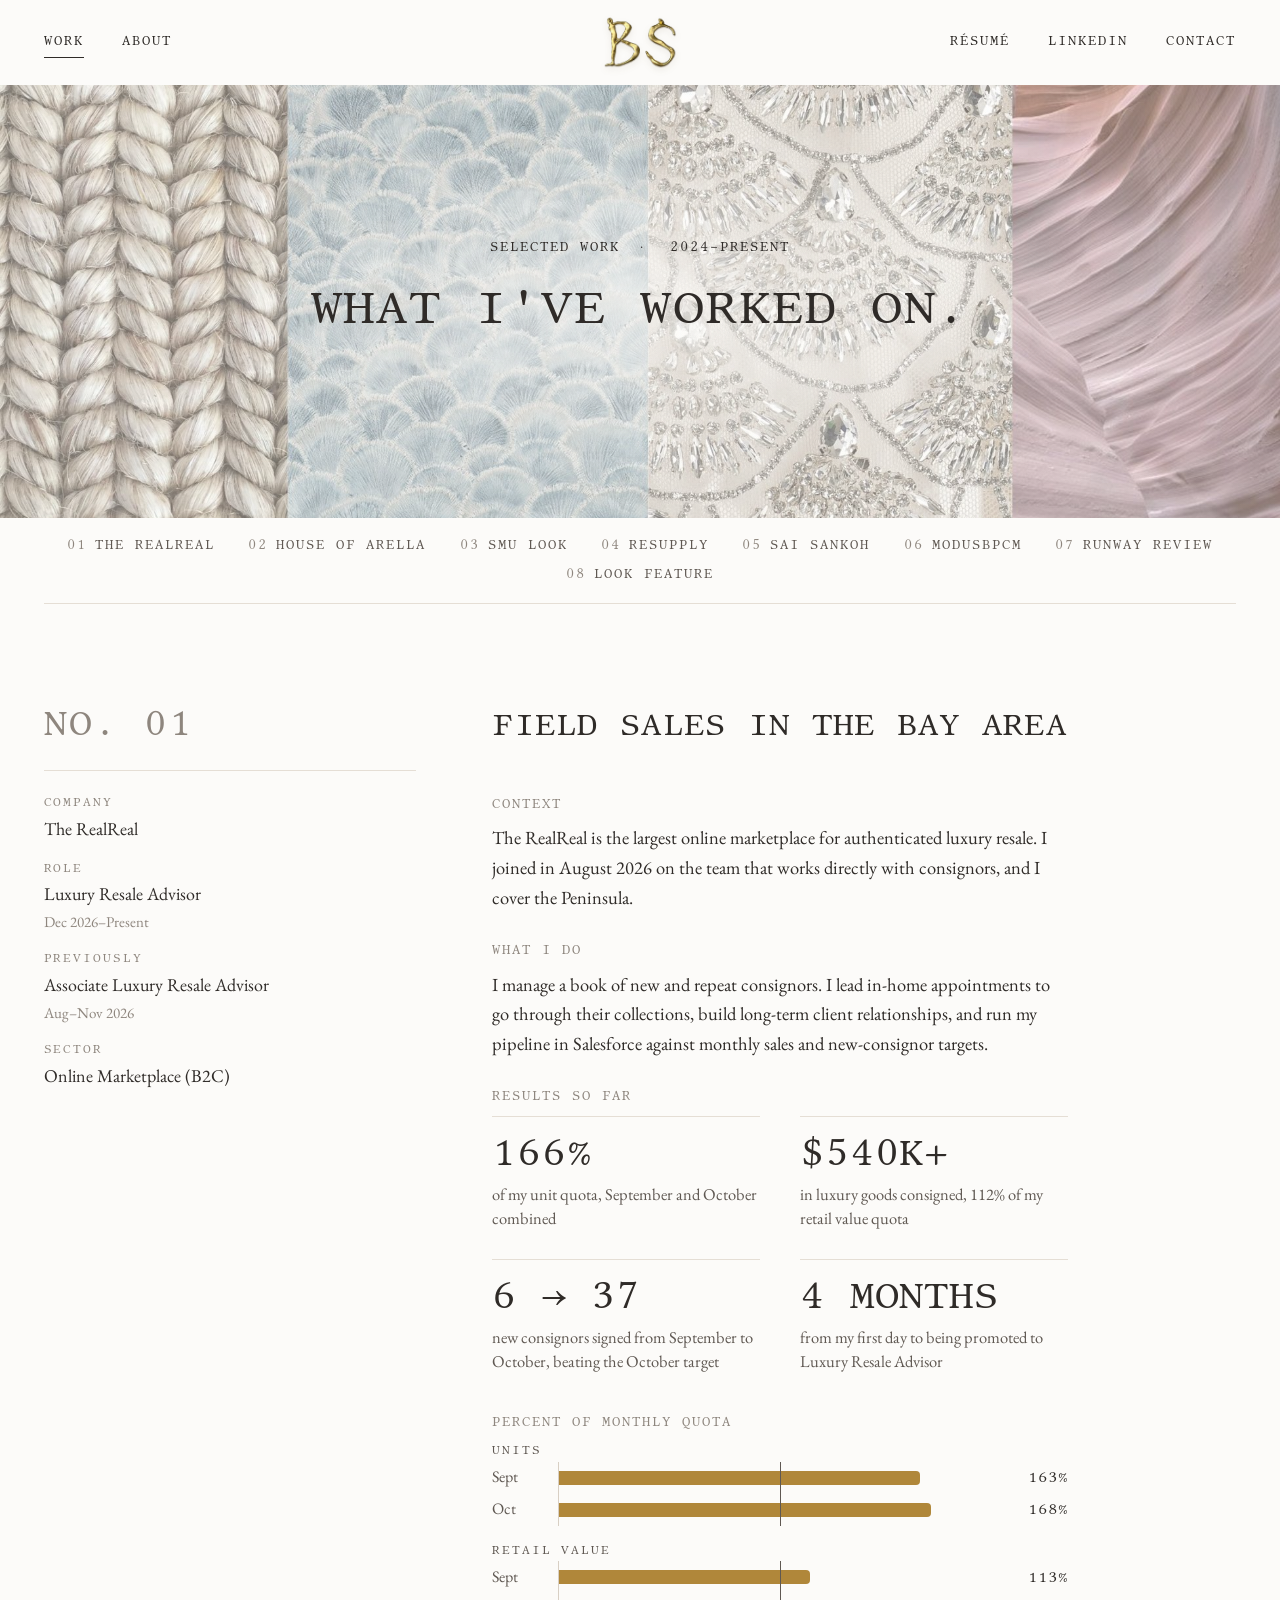
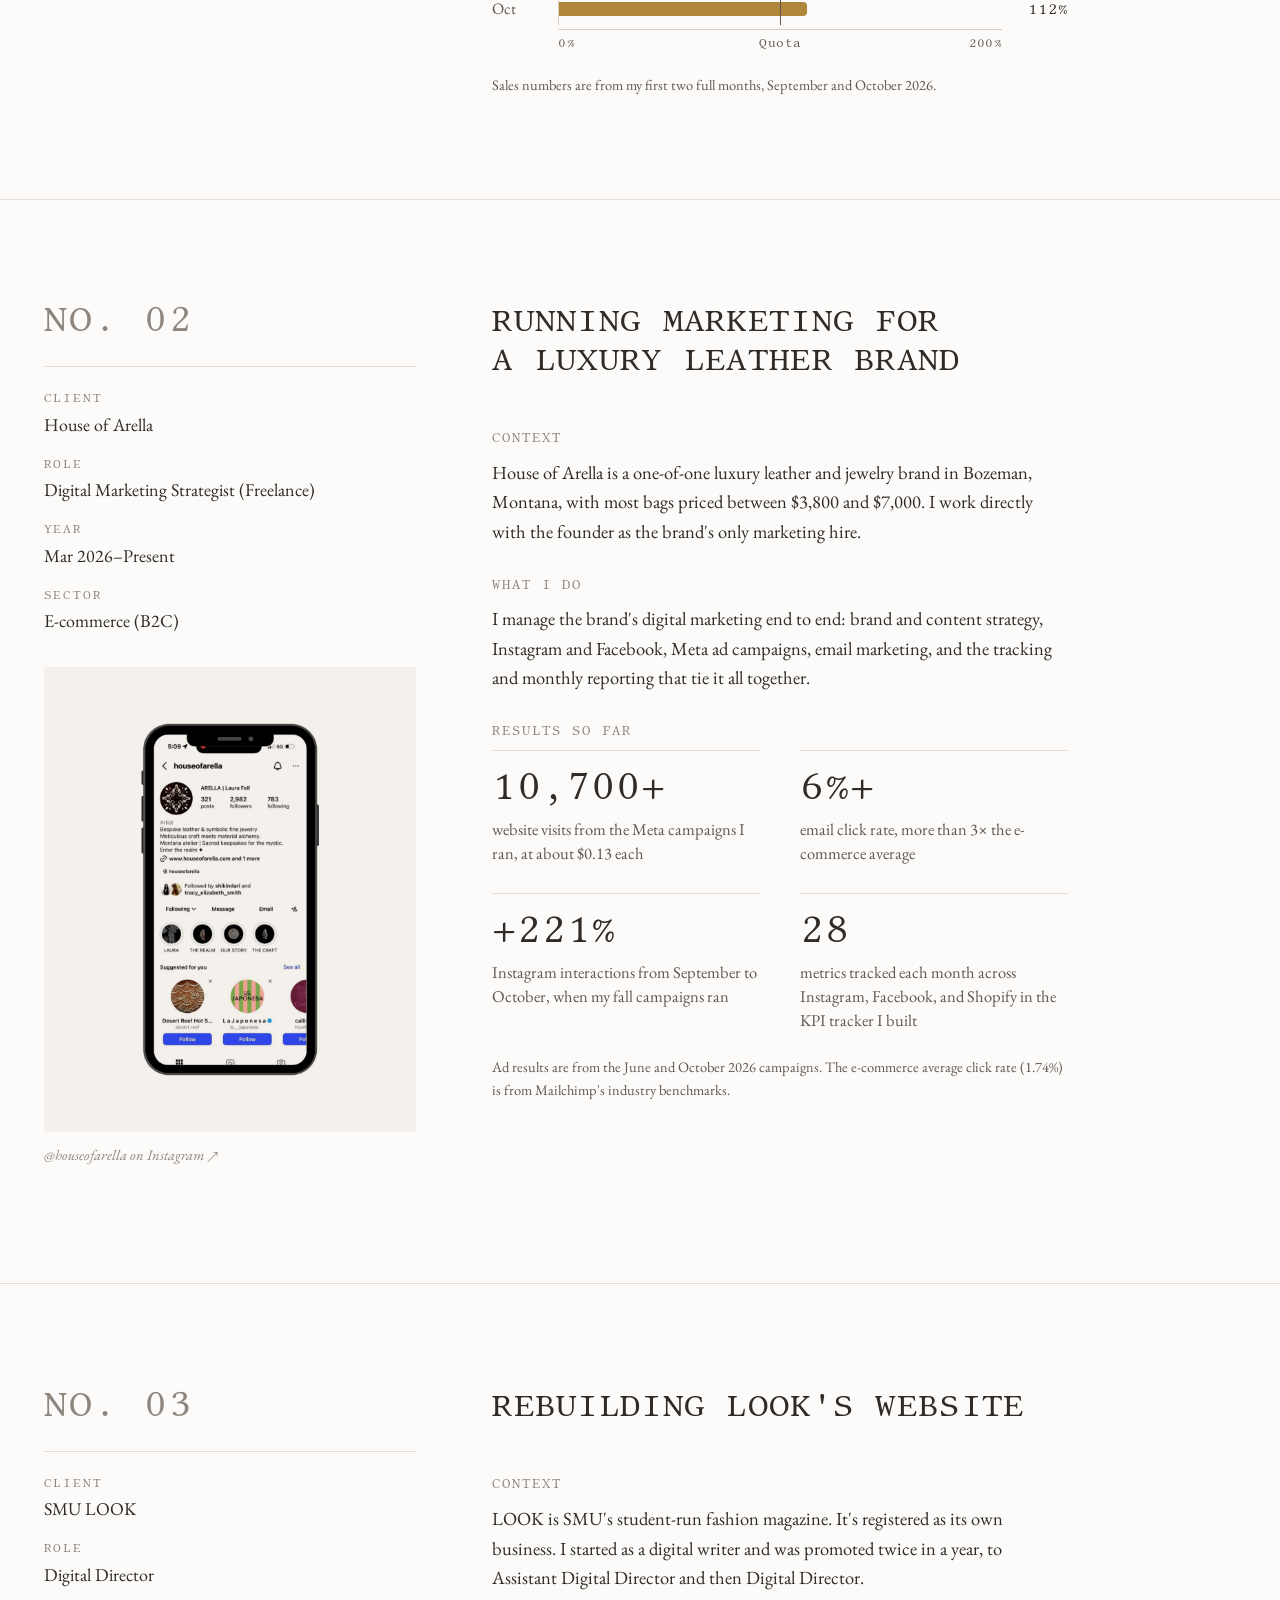
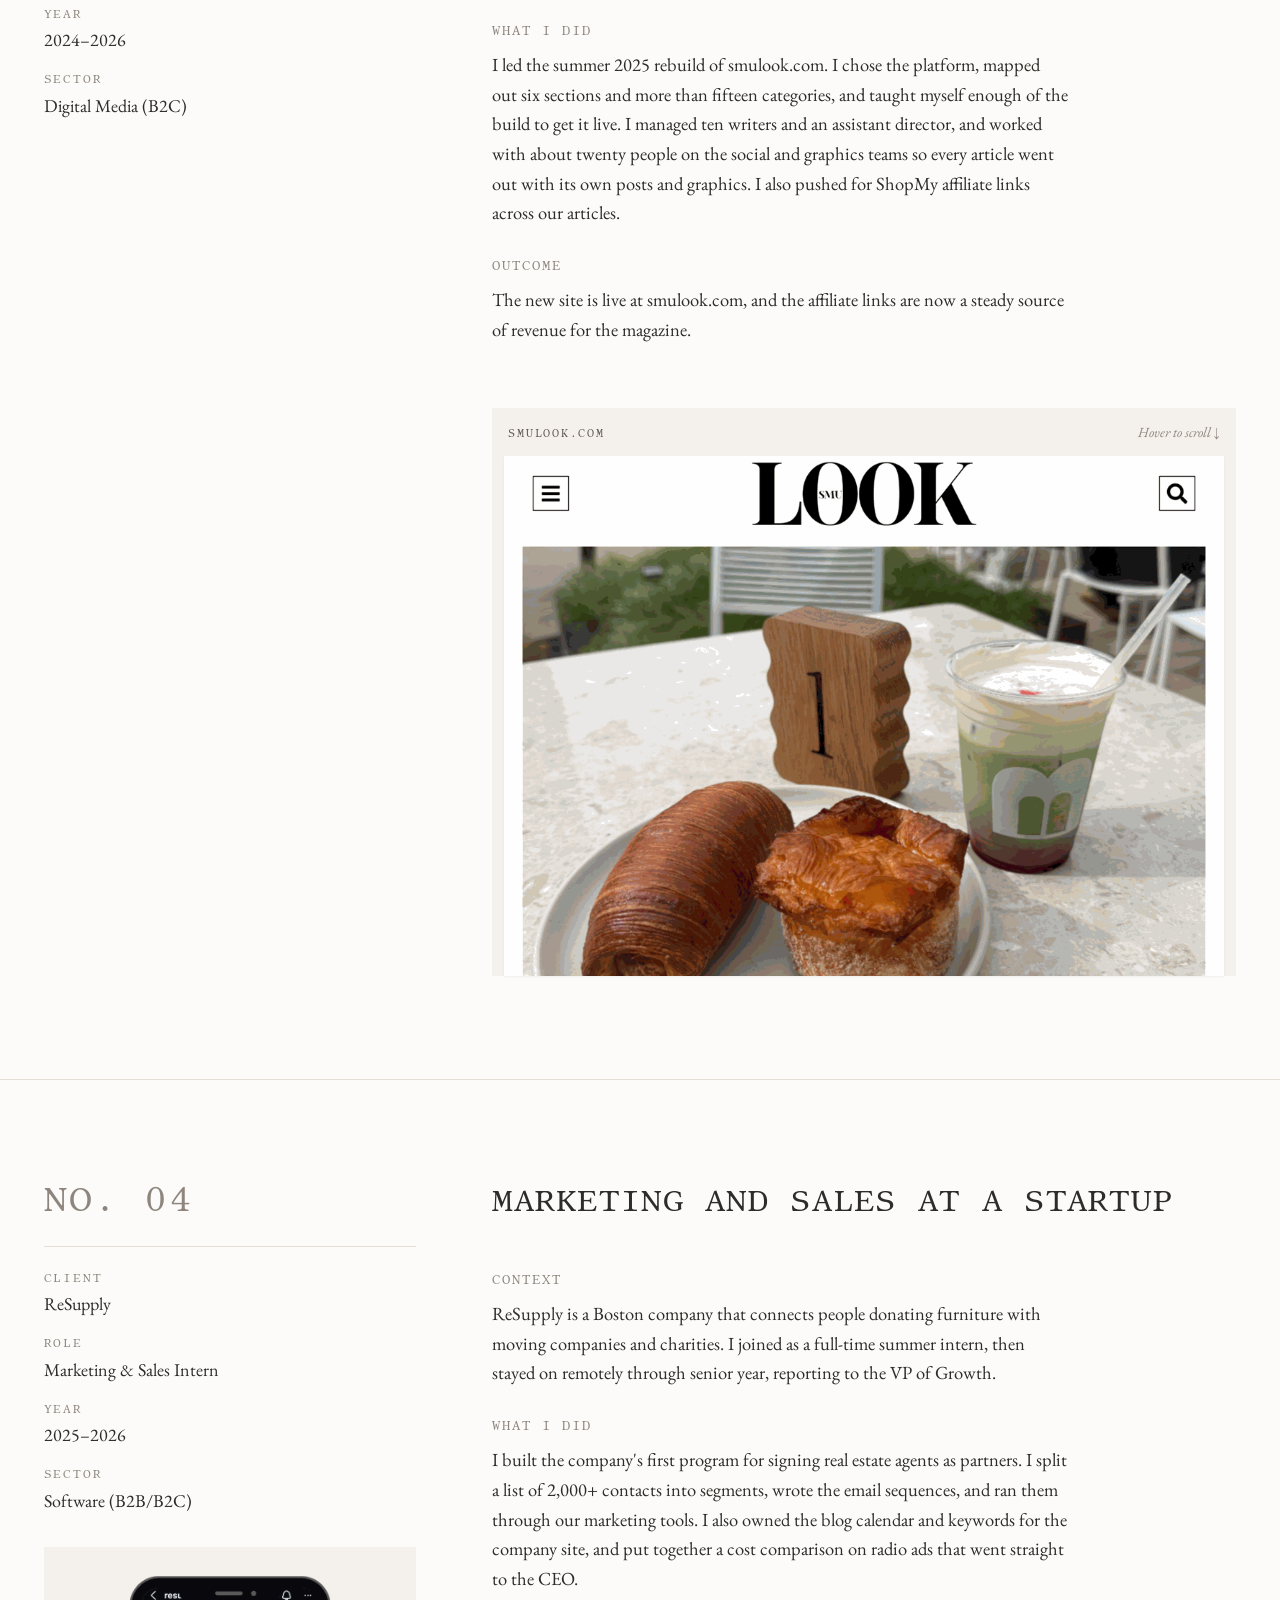
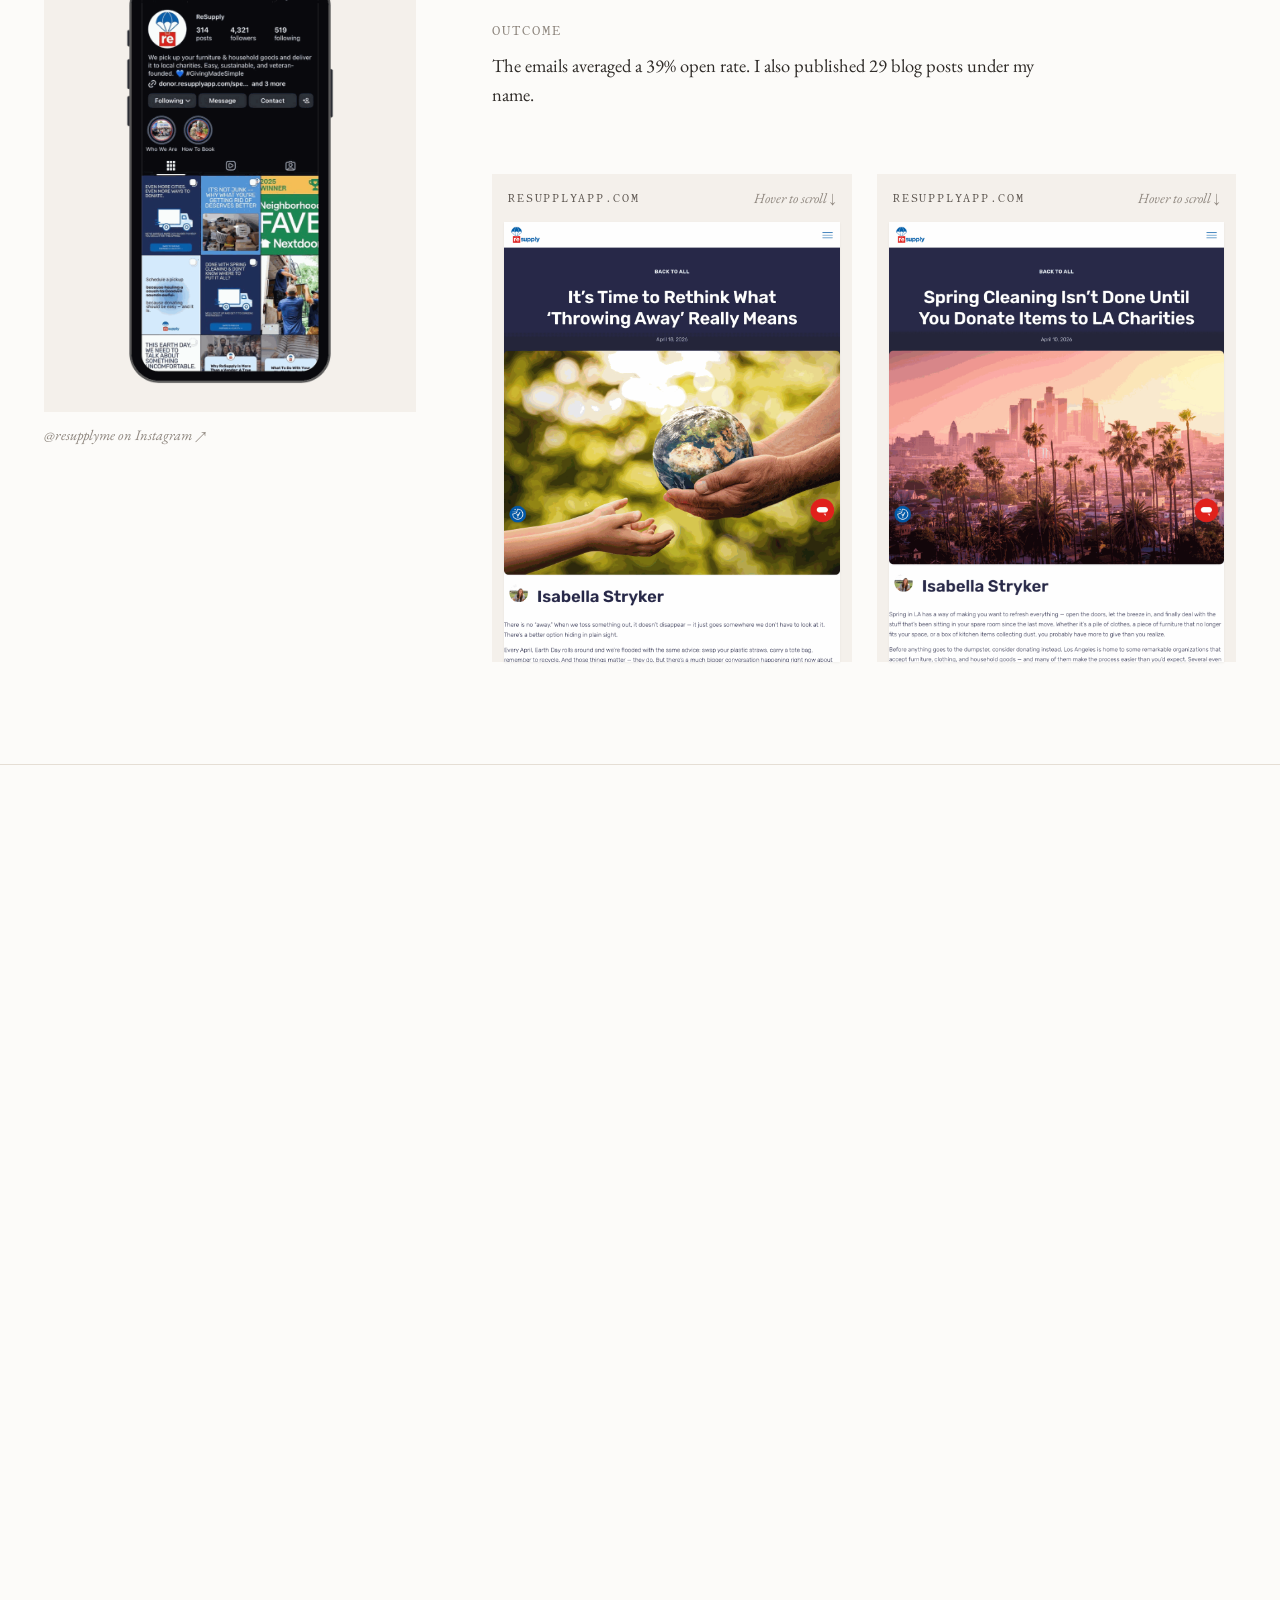
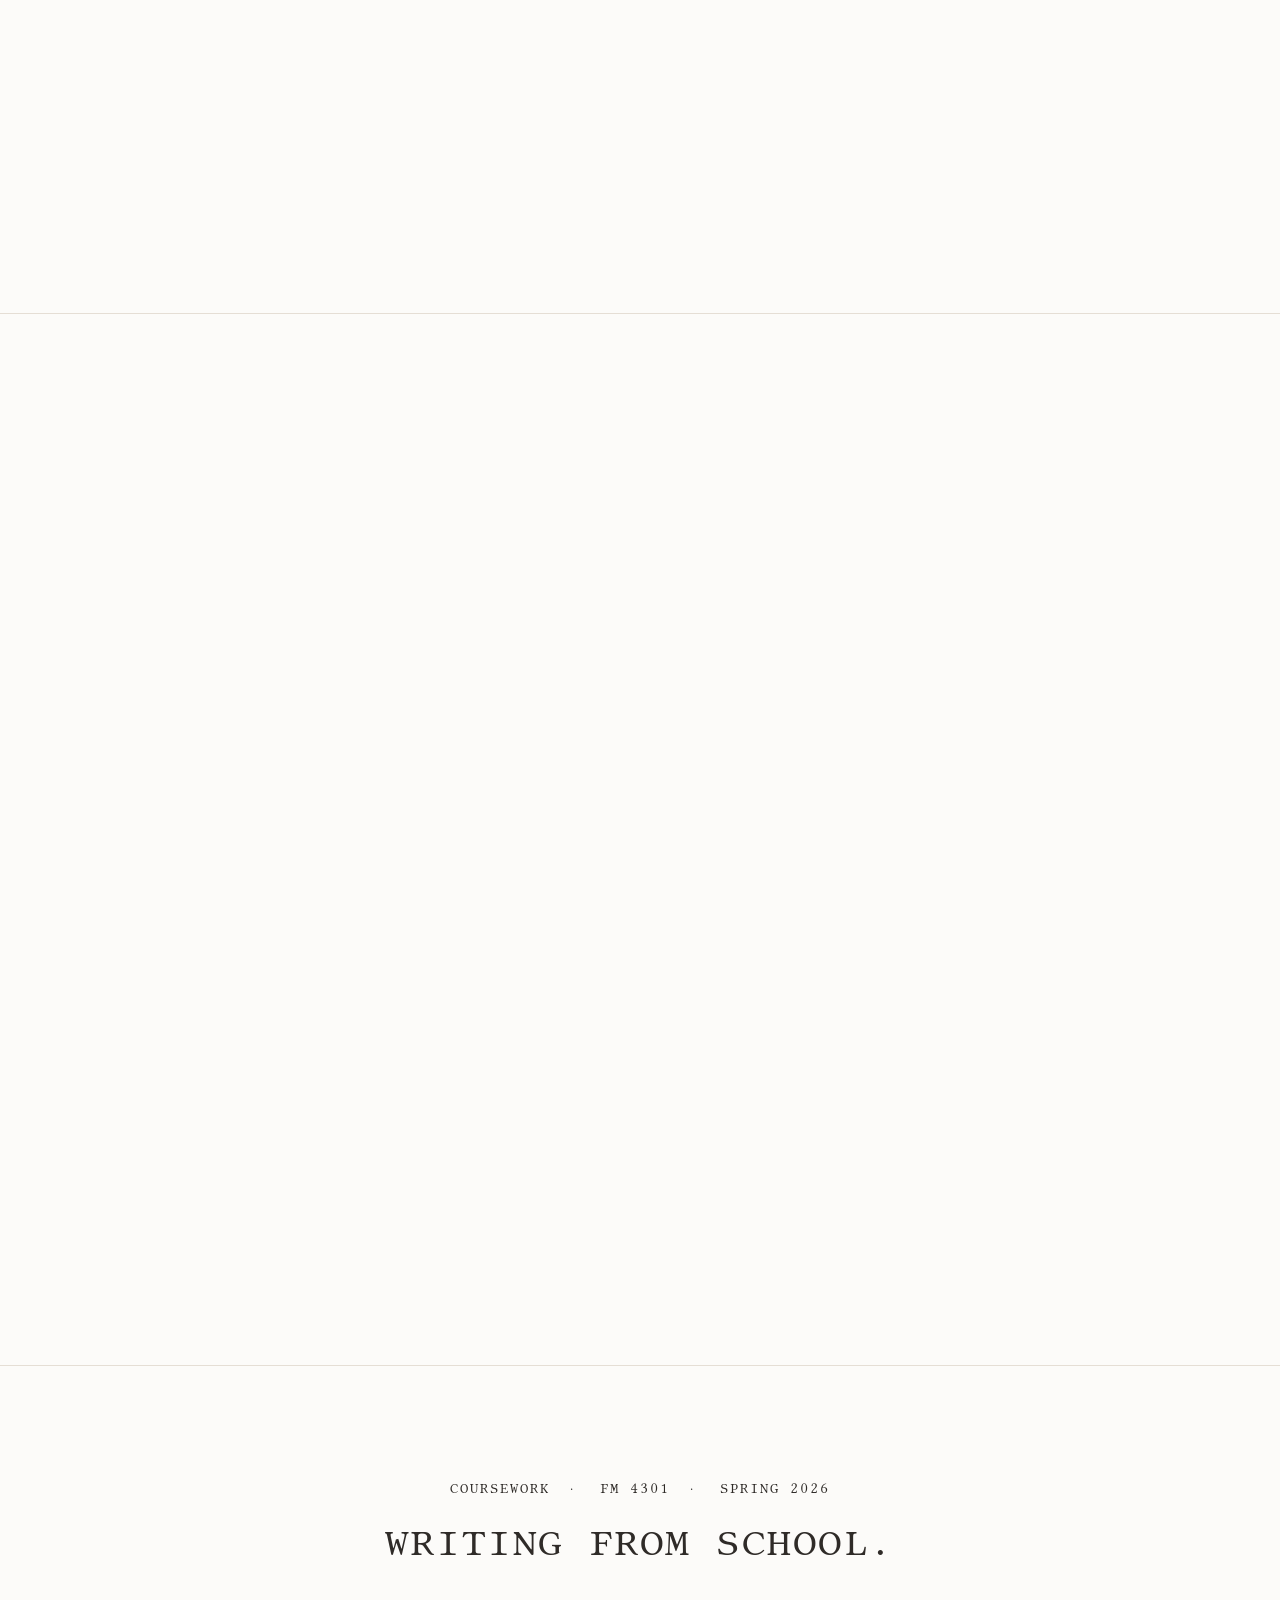
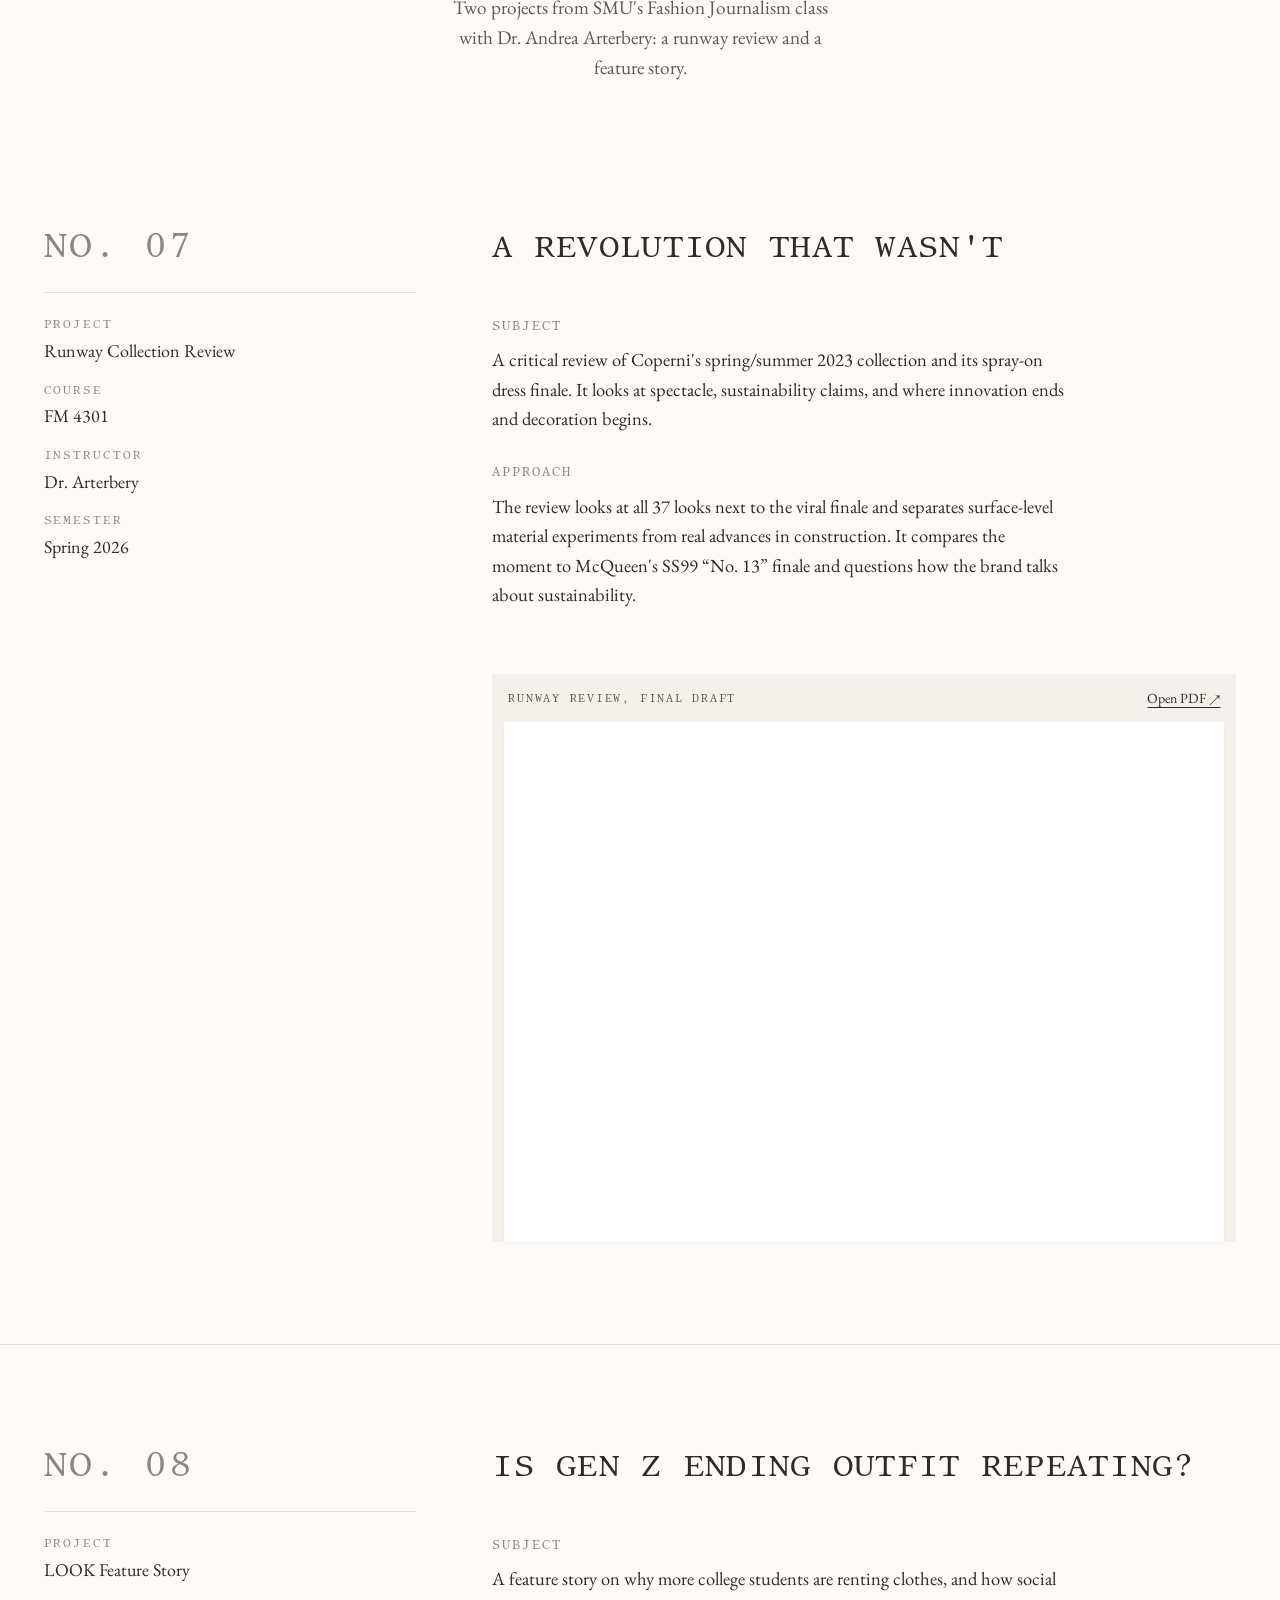
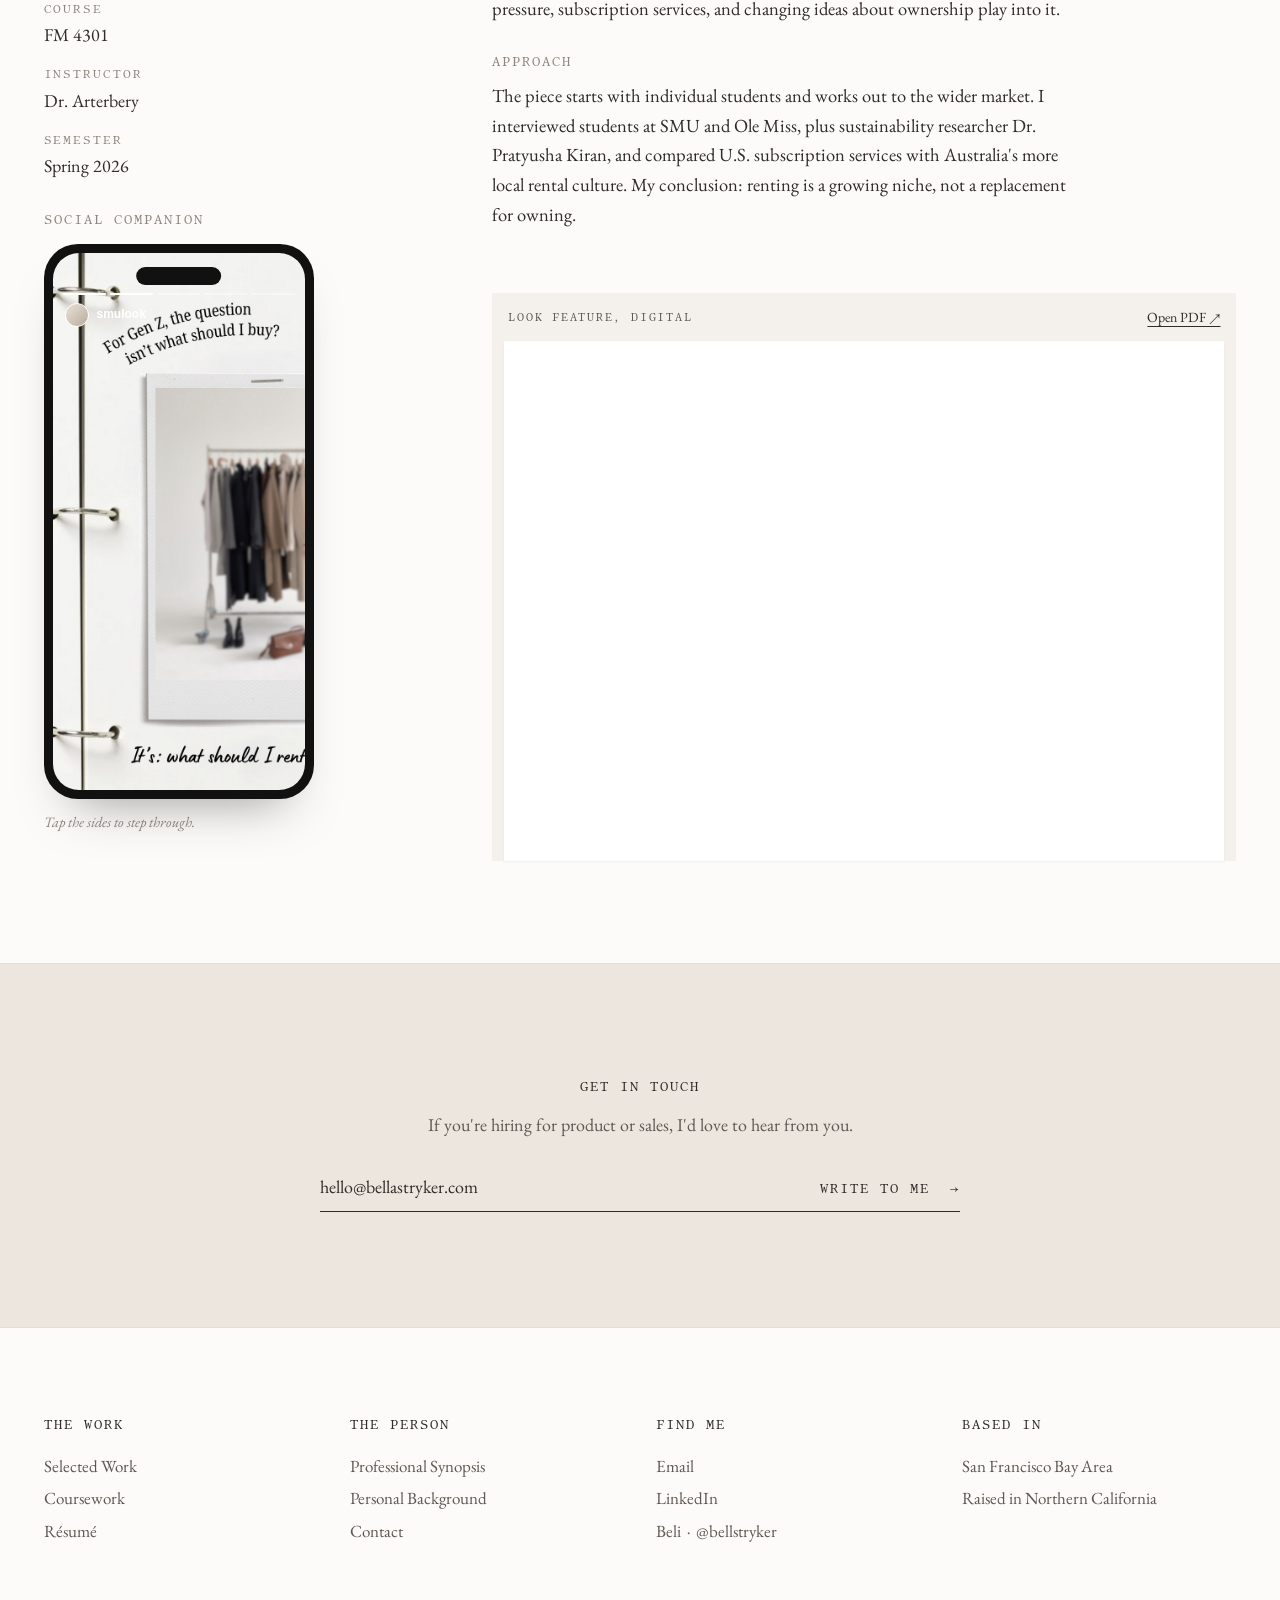
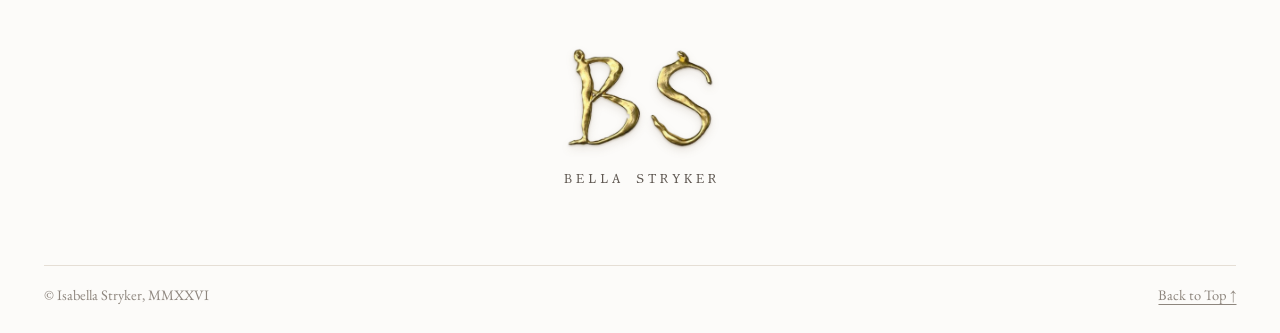
<file: work.html>
<!doctype html>
<html lang="en">
<head>
  <meta charset="utf-8" />
  <meta name="viewport" content="width=device-width, initial-scale=1" />
  <title>Work — Bella Stryker</title>
  <meta name="description" content="Selected work from Bella Stryker: a website relaunch, a B2B outreach program, field sales, inventory analysis, and social strategy." />
  <meta name="theme-color" content="#fcfbf9" />
  <meta property="og:title" content="Work — Bella Stryker" />
  <meta property="og:description" content="Selected work from Bella Stryker: a website relaunch, a B2B outreach program, field sales, inventory analysis, and social strategy." />
  <meta property="og:type" content="website" />
  <meta property="og:url" content="https://bellastryker.com/work" />
  <meta property="og:image" content="https://bellastryker.com/assets/images/site/og-image.jpg" />
  <meta property="og:image:width" content="1200" />
  <meta property="og:image:height" content="627" />
  <meta property="og:image:alt" content="Ocean at dusk beside the gold BS monogram, Bella Stryker, bellastryker.com" />
  <meta name="twitter:card" content="summary_large_image" />
  <link rel="canonical" href="https://bellastryker.com/work" />
  <link rel="icon" type="image/png" sizes="64x64" href="favicon.png" />
  <link rel="apple-touch-icon" href="apple-touch-icon.png" />
  <link rel="preconnect" href="https://fonts.googleapis.com" />
  <link rel="preconnect" href="https://fonts.gstatic.com" crossorigin />
  <link href="https://fonts.googleapis.com/css2?family=EB+Garamond:ital,wght@0,400;0,500;1,400&amp;family=Homemade+Apple&amp;family=Libertinus+Mono&amp;display=swap" rel="stylesheet" />
  <link rel="stylesheet" href="css/styles.css" />
  <script>
    !function(t,e){var o,n,p,r;e.__SV||(window.posthog && window.posthog.__loaded)||(window.posthog=e,e._i=[],e.init=function(i,s,a){function g(t,e){var o=e.split(".");2==o.length&&(t=t[o[0]],e=o[1]),t[e]=function(){t.push([e].concat(Array.prototype.slice.call(arguments,0)))}}(p=t.createElement("script")).type="text/javascript",p.crossOrigin="anonymous",p.async=!0,p.src=s.api_host.replace(".i.posthog.com","-assets.i.posthog.com")+"/static/array.js",(r=t.getElementsByTagName("script")[0]).parentNode.insertBefore(p,r);var u=e;for(void 0!==a?u=e[a]=[]:a="posthog",u.people=u.people||[],u.toString=function(t){var e="posthog";return"posthog"!==a&&(e+="."+a),t||(e+=" (stub)"),e},u.people.toString=function(){return u.toString(1)+".people (stub)"},o="Mi Ri init Vi Gi Rr Wi Ji Bi capture calculateEventProperties tn register register_once register_for_session unregister unregister_for_session an getFeatureFlag getFeatureFlagPayload getFeatureFlagResult isFeatureEnabled reloadFeatureFlags updateFlags updateEarlyAccessFeatureEnrollment getEarlyAccessFeatures on onFeatureFlags onSurveysLoaded onSessionId getSurveys getActiveMatchingSurveys renderSurvey displaySurvey cancelPendingSurvey canRenderSurvey canRenderSurveyAsync un identify setPersonProperties group resetGroups setPersonPropertiesForFlags resetPersonPropertiesForFlags setGroupPropertiesForFlags resetGroupPropertiesForFlags reset setIdentity clearIdentity get_distinct_id getGroups get_session_id get_session_replay_url alias set_config startSessionRecording stopSessionRecording sessionRecordingStarted captureException addExceptionStep captureLog startExceptionAutocapture stopExceptionAutocapture loadToolbar get_property getSessionProperty nn Xi createPersonProfile setInternalOrTestUser sn Hi cn opt_in_capturing opt_out_capturing has_opted_in_capturing has_opted_out_capturing get_explicit_consent_status is_capturing clear_opt_in_out_capturing Ki debug Lr rn getPageViewId captureTraceFeedback captureTraceMetric Di".split(" "),n=0;n<o.length;n++)g(u,o[n]);e._i.push([i,s,a])},e.__SV=1)}(document,window.posthog||[]);
    // Ignore the owner's own visits: open any page once with ?notrack on each device (?track undoes it)
    try {
      var bsQ = location.search;
      if (/[?&]notrack(=|&|$)/.test(bsQ)) localStorage.setItem("bs_notrack", "1");
      if (/[?&]track(=|&|$)/.test(bsQ)) localStorage.removeItem("bs_notrack");
      if (/[?&](no)?track(=|&|$)/.test(bsQ)) history.replaceState(null, "", location.pathname + location.hash);
    } catch (e) {}
    var bsNoTrack = false;
    try { bsNoTrack = localStorage.getItem("bs_notrack") === "1"; } catch (e) {}
    if (!bsNoTrack) posthog.init('phc_nHtUKdJ2cVmvsmuaGV37hXGk35jCPASbwRm5SjpypSxK', {
        api_host: 'https://us.i.posthog.com',
        defaults: '2026-01-30',
        person_profiles: 'identified_only',
    })
  </script>
</head>
<body id="top">
  <a class="skip" href="#main">Skip to content</a>


  <header class="site-header">
    <div class="wrap site-header__inner">
      <nav class="nav" aria-label="Primary">
        <a href="/work" aria-current="page">Work</a>
        <a href="/about">About</a>
      </nav>
      <button class="menu-btn" type="button" aria-expanded="false" aria-controls="drawer"><i aria-hidden="true"></i>Menu</button>

      <a href="/" class="wordmark" aria-label="Bella Stryker, home"><img src="assets/images/site/monogram-bs.webp" alt="BS monogram" width="672" height="459" /></a>

      <nav class="nav nav--right" aria-label="Secondary">
        <a href="assets/resume.pdf" target="_blank" rel="noopener">Résumé</a>
        <a href="https://www.linkedin.com/in/bellastryker/" target="_blank" rel="noopener">LinkedIn</a>
        <a href="/contact">Contact</a>
      </nav>
      <a href="/contact" class="header-cta">Contact</a>
    </div>
  </header>

  <div class="drawer" id="drawer" aria-hidden="true">
    <div class="drawer__scrim" data-close></div>
    <div class="drawer__panel" role="dialog" aria-modal="true" aria-label="Menu">
      <div class="drawer__top">
        <img class="drawer__monogram" src="assets/images/site/monogram-bs.webp" alt="BS monogram" width="672" height="459" />
        <button type="button" data-close aria-label="Close menu">
          <svg width="16" height="16" viewBox="0 0 12 12" fill="none" stroke="currentColor" stroke-width="1"><path d="M1 1l10 10M11 1L1 11"/></svg>
        </button>
      </div>
      <ul class="drawer__links">
        <li><a href="/">Home <span>00</span></a></li>
        <li><a href="/work">Work <span>01</span></a></li>
        <li><a href="/about">About <span>02</span></a></li>
        <li><a href="/contact">Contact <span>03</span></a></li>
      </ul>
      <div class="drawer__foot">
        <a href="assets/resume.pdf" target="_blank" rel="noopener" class="link">Résumé (PDF)</a>
        <a href="https://www.linkedin.com/in/bellastryker/" target="_blank" rel="noopener" class="link">LinkedIn</a>
        <span>San Francisco Bay Area</span>
      </div>
    </div>
  </div>

  <main id="main">
    <section class="hero-photo">
      <div class="page-hero wrap">
        <p class="label">Selected Work &nbsp;·&nbsp; 2024–Present</p>
        <h1 class="h-xl">What I've <em>worked on.</em></h1>
      </div>
    </section>

    <div class="wrap">
      <nav class="index-strip" aria-label="Case studies">
        <a href="#therealreal"><span>01</span>The RealReal</a>
        <a href="#arella"><span>02</span>House of Arella</a>
        <a href="#look"><span>03</span>SMU LOOK</a>
        <a href="#resupply"><span>04</span>ReSupply</a>
        <a href="#saisankoh"><span>05</span>Sai Sankoh</a>
        <a href="#modus"><span>06</span>ModusBPCM</a>
        <a href="#runway-review"><span>07</span>Runway Review</a>
        <a href="#look-feature"><span>08</span>LOOK Feature</a>
      </nav>
    </div>

    <section class="case" id="therealreal">
      <div class="wrap">
        <div class="case__inner reveal">
          <aside class="case__aside">
            <p class="case__no">No. 01</p>
            <dl class="case__meta">
                <div><dt>Company</dt><dd>The RealReal</dd></div>
                <div><dt>Role</dt><dd>Luxury Resale Advisor<span class="case__meta-note">Dec 2026–Present</span></dd></div>
                <div><dt>Previously</dt><dd>Associate Luxury Resale Advisor<span class="case__meta-note">Aug–Nov 2026</span></dd></div>
                <div><dt>Sector</dt><dd>Online Marketplace (B2C)</dd></div>
            </dl>
          </aside>
          <div class="case__main">
            <h2>Field sales in the Bay Area</h2>
            <div class="case__body">
                <div class="case__block">
                  <h3 class="label">Context</h3>
                  <p>The RealReal is the largest online marketplace for authenticated luxury resale. I joined in August 2026 on the team that works directly with consignors, and I cover the Peninsula.</p>
                </div>
                <div class="case__block">
                  <h3 class="label">What I do</h3>
                  <p>I manage a book of new and repeat consignors. I lead in-home appointments to go through their collections, build long-term client relationships, and run my pipeline in Salesforce against monthly sales and new-consignor targets.</p>
                </div>
                <div class="case__block">
                  <h3 class="label">Results so far</h3>
                  <ul class="stats">
                    <li><span class="stats__num">166%</span><span class="stats__text">of my unit quota, September and October combined</span></li>
                    <li><span class="stats__num">$540K+</span><span class="stats__text">in luxury goods consigned, 112% of my retail value quota</span></li>
                    <li><span class="stats__num">6 → 37</span><span class="stats__text">new consignors signed from September to October, beating the October target</span></li>
                    <li><span class="stats__num">4 months</span><span class="stats__text">from my first day to being promoted to Luxury Resale Advisor</span></li>
                  </ul>
                  <figure class="quota">
                    <figcaption class="label quota__title">Percent of monthly quota</figcaption>
                    <div class="quota__chart" aria-hidden="true">
                      <div class="quota__group">Units</div>
                      <div class="quota__row"><span class="quota__name">Sept</span><span class="quota__track"><span class="quota__bar" style="--v: 163"></span></span><span class="quota__val">163%</span></div>
                      <div class="quota__row"><span class="quota__name">Oct</span><span class="quota__track"><span class="quota__bar" style="--v: 168"></span></span><span class="quota__val">168%</span></div>
                      <div class="quota__group">Retail value</div>
                      <div class="quota__row"><span class="quota__name">Sept</span><span class="quota__track"><span class="quota__bar" style="--v: 113"></span></span><span class="quota__val">113%</span></div>
                      <div class="quota__row"><span class="quota__name">Oct</span><span class="quota__track"><span class="quota__bar" style="--v: 112"></span></span><span class="quota__val">112%</span></div>
                      <div class="quota__axis"><span></span><span class="quota__ticks"><span>0%</span><span>Quota</span><span>200%</span></span><span></span></div>
                    </div>
                    <table class="sr-only">
                      <caption>Percent of monthly quota, September and October 2026</caption>
                      <thead><tr><th scope="col">Month</th><th scope="col">Units</th><th scope="col">Retail value</th></tr></thead>
                      <tbody>
                        <tr><th scope="row">September</th><td>163%</td><td>113%</td></tr>
                        <tr><th scope="row">October</th><td>168%</td><td>112%</td></tr>
                      </tbody>
                    </table>
                  </figure>
                  <p class="stats__note">Sales numbers are from my first two full months, September and October 2026.</p>
                </div>
            </div>
          </div>
        </div>
      </div>
    </section>
    <section class="case" id="arella">
      <div class="wrap">
        <div class="case__inner reveal">
          <aside class="case__aside">
            <p class="case__no">No. 02</p>
            <dl class="case__meta">
                <div><dt>Client</dt><dd>House of Arella</dd></div>
                <div><dt>Role</dt><dd>Digital Marketing Strategist (Freelance)</dd></div>
                <div><dt>Year</dt><dd>Mar 2026–Present</dd></div>
                <div><dt>Sector</dt><dd>E-commerce (B2C)</dd></div>
            </dl>
            <a href="https://www.instagram.com/houseofarella/" target="_blank" rel="noopener" class="case__aside-media">
              <div class="media-tile">
                <video class="blend" autoplay loop muted playsinline poster="assets/images/site/arella-poster.jpg">
                  <source src="assets/images/arella-phone-mockup.mp4" type="video/mp4" />
                </video>
              </div>
              <p class="media-caption">@houseofarella on Instagram ↗</p>
            </a>
          </aside>
          <div class="case__main">
            <h2>Running marketing for a luxury leather brand</h2>
            <div class="case__body">
                <div class="case__block">
                  <h3 class="label">Context</h3>
                  <p>House of Arella is a one-of-one luxury leather and jewelry brand in Bozeman, Montana, with most bags priced between $3,800 and $7,000. I work directly with the founder as the brand's only marketing hire.</p>
                </div>
                <div class="case__block">
                  <h3 class="label">What I do</h3>
                  <p>I manage the brand's digital marketing end to end: brand and content strategy, Instagram and Facebook, Meta ad campaigns, email marketing, and the tracking and monthly reporting that tie it all together.</p>
                </div>
                <div class="case__block">
                  <h3 class="label">Results so far</h3>
                  <ul class="stats">
                    <li><span class="stats__num">10,700+</span><span class="stats__text">website visits from the Meta campaigns I ran, at about $0.13 each</span></li>
                    <li><span class="stats__num">6%+</span><span class="stats__text">email click rate, more than 3× the e-commerce average</span></li>
                    <li><span class="stats__num">+221%</span><span class="stats__text">Instagram interactions from September to October, when my fall campaigns ran</span></li>
                    <li><span class="stats__num">28</span><span class="stats__text">metrics tracked each month across Instagram, Facebook, and Shopify in the KPI tracker I built</span></li>
                  </ul>
                  <p class="stats__note">Ad results are from the June and October 2026 campaigns. The e-commerce average click rate (1.74%) is from Mailchimp's industry benchmarks.</p>
                </div>
            </div>
          </div>
        </div>
      </div>
    </section>
    <section class="case" id="look">
      <div class="wrap">
        <div class="case__inner reveal">
          <aside class="case__aside">
            <p class="case__no">No. 03</p>
            <dl class="case__meta">
                <div><dt>Client</dt><dd>SMU LOOK</dd></div>
                <div><dt>Role</dt><dd>Digital Director</dd></div>
                <div><dt>Year</dt><dd>2024–2026</dd></div>
                <div><dt>Sector</dt><dd>Digital Media (B2C)</dd></div>
            </dl>
          </aside>
          <div class="case__main">
            <h2>Rebuilding LOOK's website</h2>
            <div class="case__body">
                <div class="case__block">
                  <h3 class="label">Context</h3>
                  <p>LOOK is SMU's student-run fashion magazine. It's registered as its own business. I started as a digital writer and was promoted twice in a year, to Assistant Digital Director and then Digital Director.</p>
                </div>
                <div class="case__block">
                  <h3 class="label">What I did</h3>
                  <p>I led the summer 2025 rebuild of smulook.com. I chose the platform, mapped out six sections and more than fifteen categories, and taught myself enough of the build to get it live. I managed ten writers and an assistant director, and worked with about twenty people on the social and graphics teams so every article went out with its own posts and graphics. I also pushed for ShopMy affiliate links across our articles.</p>
                </div>
                <div class="case__block">
                  <h3 class="label">Outcome</h3>
                  <p>The new site is live at smulook.com, and the affiliate links are now a steady source of revenue for the magazine.</p>
                </div>
            </div>
            <div class="embeds embeds--one">
              <a href="https://smulook.com" target="_blank" rel="noopener" class="embed">
                <div class="embed__bar"><span class="label">smulook.com</span><span>Hover to scroll ↓</span></div>
                <div class="embed__view"><img src="assets/images/smulook-screenshot.png" alt="SMU LOOK website" loading="lazy" /></div>
              </a>
            </div>
          </div>
        </div>
      </div>
    </section>
    <section class="case" id="resupply">
      <div class="wrap">
        <div class="case__inner reveal">
          <aside class="case__aside">
            <p class="case__no">No. 04</p>
            <dl class="case__meta">
                <div><dt>Client</dt><dd>ReSupply</dd></div>
                <div><dt>Role</dt><dd>Marketing &amp; Sales Intern</dd></div>
                <div><dt>Year</dt><dd>2025–2026</dd></div>
                <div><dt>Sector</dt><dd>Software (B2B/B2C)</dd></div>
            </dl>
            <a href="https://www.instagram.com/resupplyme/" target="_blank" rel="noopener" class="case__aside-media">
              <div class="media-tile"><img class="cover" src="assets/images/resupply-asset.png" alt="ReSupply's Instagram profile on a phone" loading="lazy" /></div>
              <p class="media-caption">@resupplyme on Instagram ↗</p>
            </a>
          </aside>
          <div class="case__main">
            <h2>Marketing and sales at a startup</h2>
            <div class="case__body">
                <div class="case__block">
                  <h3 class="label">Context</h3>
                  <p>ReSupply is a Boston company that connects people donating furniture with moving companies and charities. I joined as a full-time summer intern, then stayed on remotely through senior year, reporting to the VP of Growth.</p>
                </div>
                <div class="case__block">
                  <h3 class="label">What I did</h3>
                  <p>I built the company's first program for signing real estate agents as partners. I split a list of 2,000+ contacts into segments, wrote the email sequences, and ran them through our marketing tools. I also owned the blog calendar and keywords for the company site, and put together a cost comparison on radio ads that went straight to the CEO.</p>
                </div>
                <div class="case__block">
                  <h3 class="label">Outcome</h3>
                  <p>The emails averaged a 39% open rate. I also published 29 blog posts under my name.</p>
                </div>
            </div>
            <div class="embeds">
              <a href="https://resupplyapp.com/earth-day-furniture-donation/" target="_blank" rel="noopener" class="embed">
                <div class="embed__bar"><span class="label">resupplyapp.com</span><span>Hover to scroll ↓</span></div>
                <div class="embed__view"><img src="assets/images/resupply-blog-1.png" alt="ReSupply Earth Day blog post" loading="lazy" /></div>
              </a>
              <a href="https://resupplyapp.com/los-angeles-spring-cleaning-donation-pickup/" target="_blank" rel="noopener" class="embed">
                <div class="embed__bar"><span class="label">resupplyapp.com</span><span>Hover to scroll ↓</span></div>
                <div class="embed__view"><img src="assets/images/resupply-blog-2.png" alt="ReSupply LA spring cleaning blog post" loading="lazy" /></div>
              </a>
            </div>
          </div>
        </div>
      </div>
    </section>
    <section class="case" id="saisankoh">
      <div class="wrap">
        <div class="case__inner reveal">
          <aside class="case__aside">
            <p class="case__no">No. 05</p>
            <dl class="case__meta">
                <div><dt>Client</dt><dd>Sai Sankoh</dd></div>
                <div><dt>Role</dt><dd>Brand Strategy Intern</dd></div>
                <div><dt>Year</dt><dd>Spring 2025</dd></div>
                <div><dt>Sector</dt><dd>E-commerce (B2C)</dd></div>
            </dl>
          </aside>
          <div class="case__main">
            <h2>E-commerce: Deciding what to put on sale</h2>
            <div class="case__body">
                <div class="case__block">
                  <h3 class="label">Context</h3>
                  <p>Sai Sankoh is a small luxury swimwear and kaftan brand. They had more than 2,000 products and no easy way to see what was selling and what wasn't.</p>
                </div>
                <div class="case__block">
                  <h3 class="label">What I did</h3>
                  <p>I ran an ABC analysis in Shopify and Excel to sort every product by how fast it moved. Then I planned promotions around the slow sellers, reorganized the stock room to match, and lined up the content calendar so posts featured the products we most needed to sell.</p>
                </div>
                <div class="case__block">
                  <h3 class="label">Outcome</h3>
                  <p>About 30 to 40% of the targeted stock sold within a few weeks. I left the team a quarterly process so they can rerun the analysis on their own.</p>
                </div>
            </div>
            <div class="media-tile media-tile--wide"><img class="logo" src="assets/images/site/logo-sai-sankoh.png" alt="Sai Sankoh" loading="lazy" /></div>
          </div>
        </div>
      </div>
    </section>
    <section class="case" id="modus">
      <div class="wrap">
        <div class="case__inner reveal">
          <aside class="case__aside">
            <p class="case__no">No. 06</p>
            <dl class="case__meta">
                <div><dt>Client</dt><dd>ModusBPCM</dd></div>
                <div><dt>Role</dt><dd>Design + Culture Intern</dd></div>
                <div><dt>Year</dt><dd>Summer 2024</dd></div>
                <div><dt>Sector</dt><dd>Public Relations (B2B)</dd></div>
            </dl>
          </aside>
          <div class="case__main">
            <h2>A summer at a London PR firm</h2>
            <div class="case__body">
                <div class="case__block">
                  <h3 class="label">Context</h3>
                  <p>ModusBPCM is a luxury PR firm in London. I worked on their architecture and design accounts through a six-week SMU program.</p>
                </div>
                <div class="case__block">
                  <h3 class="label">What I did</h3>
                  <p>I kept the firm's media list up to date, with more than 400 journalists across 30+ publications, and tracked what each section was covering so we could match clients with the right writers. I also wrote and sent pitch emails for our clients.</p>
                </div>
                <div class="case__block">
                  <h3 class="label">Outcome</h3>
                  <p>I helped land four press placements while I was there.</p>
                </div>
            </div>
            <div class="media-tile media-tile--wide"><img class="logo" src="assets/images/site/logo-modus.png" alt="ModusBPCM" loading="lazy" /></div>
          </div>
        </div>
      </div>
    </section>

    <section class="subhead wrap" id="coursework">
      <p class="label">Coursework &nbsp;·&nbsp; FM 4301 &nbsp;·&nbsp; Spring 2026</p>
      <h2 class="h-lg">Writing <em>from school.</em></h2>
      <p class="lede">Two projects from SMU's Fashion Journalism class with Dr. Andrea Arterbery: a runway review and a feature story.</p>
    </section>

    <section class="case" id="runway-review">
      <div class="wrap">
        <div class="case__inner reveal">
          <aside class="case__aside">
            <p class="case__no">No. 07</p>
            <dl class="case__meta">
                <div><dt>Project</dt><dd>Runway Collection Review</dd></div>
                <div><dt>Course</dt><dd>FM 4301</dd></div>
                <div><dt>Instructor</dt><dd>Dr. Arterbery</dd></div>
                <div><dt>Semester</dt><dd>Spring 2026</dd></div>
            </dl>
          </aside>
          <div class="case__main">
            <h2>A Revolution <em>That Wasn't</em></h2>
            <div class="case__body">
                <div class="case__block">
                  <h3 class="label">Subject</h3>
                  <p>A critical review of Coperni's spring/summer 2023 collection and its spray-on dress finale. It looks at spectacle, sustainability claims, and where innovation ends and decoration begins.</p>
                </div>
                <div class="case__block">
                  <h3 class="label">Approach</h3>
                  <p>The review looks at all 37 looks next to the viral finale and separates surface-level material experiments from real advances in construction. It compares the moment to McQueen's SS99 “No. 13” finale and questions how the brand talks about sustainability.</p>
                </div>
            </div>
            <div class="embeds embeds--one">
              <div class="embed">
                <div class="embed__bar"><span class="label">Runway Review, Final Draft</span><a href="assets/Runway-Review-Final-Draft.pdf" target="_blank" rel="noopener" class="link" style="font-size:14px;">Open PDF ↗</a></div>
                <div class="embed__view"><iframe src="assets/Runway-Review-Final-Draft.pdf" title="Runway Collection Review PDF" loading="lazy"></iframe></div>
              </div>
            </div>
          </div>
        </div>
      </div>
    </section>
    <section class="case" id="look-feature">
      <div class="wrap">
        <div class="case__inner reveal">
          <aside class="case__aside">
            <p class="case__no">No. 08</p>
            <dl class="case__meta">
                <div><dt>Project</dt><dd>LOOK Feature Story</dd></div>
                <div><dt>Course</dt><dd>FM 4301</dd></div>
                <div><dt>Instructor</dt><dd>Dr. Arterbery</dd></div>
                <div><dt>Semester</dt><dd>Spring 2026</dd></div>
            </dl>
            <div class="case__aside-media">
              <p class="label" style="color:var(--ink-mute);">Social Companion</p>
              <div class="ig-phone" id="igStory">
                <div class="ig-phone__screen">
                  <div class="ig-phone__notch"></div>
                  <div class="ig-phone__bars">
                    <div class="ig-phone__bar"><span></span></div>
                    <div class="ig-phone__bar"><span></span></div>
                    <div class="ig-phone__bar"><span></span></div>
                    <div class="ig-phone__bar"><span></span></div>
                    <div class="ig-phone__bar"><span></span></div>
                  </div>
                  <div class="ig-phone__header"><div class="ig-phone__avatar"></div><span>smulook</span></div>
                  <img src="assets/images/LookStory1.png" class="ig-phone__slide is-active" alt="Story slide 1" />
                  <img src="assets/images/LookStory2.png" class="ig-phone__slide" alt="Story slide 2" loading="lazy" />
                  <img src="assets/images/LookStory3.png" class="ig-phone__slide" alt="Story slide 3" loading="lazy" />
                  <img src="assets/images/LookStory4.png" class="ig-phone__slide" alt="Story slide 4" loading="lazy" />
                  <img src="assets/images/LookStory5.png" class="ig-phone__slide" alt="Story slide 5" loading="lazy" />
                  <div class="ig-phone__tap ig-phone__tap--left" data-ig="prev" aria-label="Previous slide"></div>
                  <div class="ig-phone__tap ig-phone__tap--right" data-ig="next" aria-label="Next slide"></div>
                </div>
              </div>
              <p class="media-caption">Tap the sides to step through.</p>
            </div>
          </aside>
          <div class="case__main">
            <h2>Is Gen Z Ending <em>Outfit Repeating?</em></h2>
            <div class="case__body">
                <div class="case__block">
                  <h3 class="label">Subject</h3>
                  <p>A feature story on why more college students are renting clothes, and how social pressure, subscription services, and changing ideas about ownership play into it.</p>
                </div>
                <div class="case__block">
                  <h3 class="label">Approach</h3>
                  <p>The piece starts with individual students and works out to the wider market. I interviewed students at SMU and Ole Miss, plus sustainability researcher Dr. Pratyusha Kiran, and compared U.S. subscription services with Australia's more local rental culture. My conclusion: renting is a growing niche, not a replacement for owning.</p>
                </div>
            </div>
            <div class="embeds embeds--one">
              <div class="embed">
                <div class="embed__bar"><span class="label">LOOK Feature, Digital</span><a href="assets/LOOK-Feature-Digital.pdf" target="_blank" rel="noopener" class="link" style="font-size:14px;">Open PDF ↗</a></div>
                <div class="embed__view"><iframe src="assets/LOOK-Feature-Digital.pdf" title="LOOK Feature Story PDF" loading="lazy"></iframe></div>
              </div>
            </div>
          </div>
        </div>
      </div>
    </section>

    <section class="section bg-sand">
      <div class="wrap">
        <div class="letter reveal">
          <p class="label">Get in Touch</p>
          <p>If you're hiring for product or sales, I'd love to hear from you.</p>
          <a class="letter__row" href="mailto:hello@bellastryker.com">
            <span>hello@bellastryker.com</span>
            <span class="label">Write to Me &nbsp;→</span>
          </a>
        </div>
      </div>
    </section>
  </main>

  <footer class="site-footer">
    <div class="wrap">
      <div class="footer__cols">
        <div>
          <p class="label">The Work</p>
          <ul>
            <li><a href="/work">Selected Work</a></li>
            <li><a href="/work#coursework">Coursework</a></li>
            <li><a href="assets/resume.pdf" target="_blank" rel="noopener">Résumé</a></li>
          </ul>
        </div>
        <div>
          <p class="label">The Person</p>
          <ul>
            <li><a href="/about">Professional Synopsis</a></li>
            <li><a href="/about#off-the-clock">Personal Background</a></li>
            <li><a href="/contact">Contact</a></li>
          </ul>
        </div>
        <div>
          <p class="label">Find Me</p>
          <ul>
            <li><a href="mailto:hello@bellastryker.com">Email</a></li>
            <li><a href="https://www.linkedin.com/in/bellastryker/" target="_blank" rel="noopener">LinkedIn</a></li>
            <li>Beli &nbsp;·&nbsp; @bellstryker</li>
          </ul>
        </div>
        <div>
          <p class="label">Based In</p>
          <ul>
            <li>San Francisco Bay Area</li>
            <li>Raised in Northern California</li>
          </ul>
        </div>
      </div>
      <img class="footer__monogram" src="assets/images/site/monogram-bs.webp" alt="BS monogram" width="672" height="459" loading="lazy" />
      <p class="label footer__name">Bella Stryker</p>
      <div class="footer__base">
        <span>© Isabella Stryker, <span data-year>MMXXVI</span></span>
        <a href="#top" class="link" style="font-size:14.5px;">Back to Top ↑</a>
      </div>
    </div>
  </footer>

  <script src="js/main.js"></script>
  <script>
    (function () {
      var root = document.getElementById("igStory");
      if (!root) return;
      var slides = root.querySelectorAll(".ig-phone__slide");
      var bars = root.querySelectorAll(".ig-phone__bar");
      var total = slides.length, current = 0, timer;
      function goTo(n) {
        if (n < 0) n = 0;
        if (n >= total) n = 0;
        slides.forEach(function (s) { s.classList.remove("is-active"); });
        bars.forEach(function (b) { b.classList.remove("is-done"); b.querySelector("span").style.animation = "none"; });
        slides[n].classList.add("is-active");
        for (var i = 0; i < n; i++) bars[i].classList.add("is-done");
        var fill = bars[n].querySelector("span");
        void fill.offsetWidth;
        fill.style.animation = "igFill 4s linear forwards";
        current = n;
        clearTimeout(timer);
        timer = setTimeout(function () { goTo(current + 1); }, 4000);
      }
      root.querySelector("[data-ig='next']").addEventListener("click", function () { goTo(current + 1); });
      root.querySelector("[data-ig='prev']").addEventListener("click", function () { goTo(current - 1); });
      goTo(0);
    })();
  </script>
</body>
</html>
</file>
<file: css/styles.css>
/* =========================================================
   Isabella Stryker — bellastryker.com
   Nov 2026 redesign. Editorial, quiet-luxury system:
   Garamond serifs with italic accents, tiny tracked caps,
   warm linen neutrals, full-bleed split tiles.
   ========================================================= */

:root {
  /* Palette — warm neutrals, earth-toned ink */
  --paper:     #fcfbf9;   /* page */
  --linen:     #f4f0eb;   /* tiles, panels */
  --sand:      #ece6de;   /* deeper band */
  --stone:     #d8cfc4;   /* rules, frames */
  --hair:      #e5ded5;   /* hairlines */
  --ink:       #2f2b28;   /* text */
  --ink-soft:  #5f5852;
  --ink-mute:  #8e867e;
  --espresso:  #2a2623;   /* dark tile */
  --cream:     #f3eee7;   /* text on dark */

  /* Type */
  /* Headers & titles — Cece uses ABC Gaisyr Semi Mono (paid, Dinamo). Libertinus Mono is the free stand-in;
     to switch, add an @font-face for Gaisyr and put it first in this stack. */
  --title:   "Libertinus Mono", "Courier Prime", "Courier New", ui-monospace, monospace;
  --serif:   "EB Garamond", Garamond, Georgia, "Times New Roman", serif;

  /* Layout */
  --max: 1440px;
  --gutter: clamp(18px, 3.4vw, 52px);
  --header-h: 84px;
  --ease: cubic-bezier(.22, .61, .36, 1);
}

*, *::before, *::after { box-sizing: border-box; }

html { scroll-behavior: smooth; -webkit-text-size-adjust: 100%; }

body {
  margin: 0;
  background: var(--paper);
  color: var(--ink);
  font-family: var(--serif);
  font-size: 18px;
  line-height: 1.55;
  -webkit-font-smoothing: antialiased;
  -moz-osx-font-smoothing: grayscale;
  text-rendering: optimizeLegibility;
  overflow-x: hidden;
}

a { color: inherit; text-decoration: none; }
img, video { max-width: 100%; display: block; }
button { font: inherit; color: inherit; background: none; border: 0; padding: 0; cursor: pointer; }
p { margin: 0 0 1em; }
::selection { background: var(--sand); color: var(--ink); }

/* -------- Type primitives -------- */
.label {
  font-family: var(--title);
  font-size: 12.5px;
  font-weight: 400;
  letter-spacing: 0.16em;
  text-transform: uppercase;
  line-height: 1.4;
  margin: 0;
}
.label--mute { color: var(--ink-mute); }

h1, h2, h3, .display {
  font-family: var(--title);
  font-weight: 400;
  line-height: 1.16;
  letter-spacing: 0.04em;
  text-transform: uppercase;
  margin: 0;
}
h1 em, h2 em, h3 em, .display em { font-style: normal; }
h1, h2 { text-wrap: balance; }

.h-xl { font-size: clamp(1.9rem, 3.8vw, 3.3rem); }
.h-lg { font-size: clamp(1.7rem, 2.9vw, 2.6rem); }
.h-md { font-size: clamp(1.4rem, 2.2vw, 2rem); }

.lede {
  font-size: clamp(1.1rem, 1.5vw, 1.3rem);
  line-height: 1.55;
  color: var(--ink-soft);
}

.link {
  font-family: var(--serif);
  font-size: 16px;
  text-decoration: underline;
  text-decoration-thickness: 1px;
  text-underline-offset: 4px;
  transition: opacity .25s var(--ease), text-underline-offset .25s var(--ease);
  white-space: nowrap;
}
.link:hover { text-underline-offset: 7px; }

.wrap {
  width: 100%;
  max-width: var(--max);
  margin-inline: auto;
  padding-inline: var(--gutter);
}

.section { padding-block: clamp(64px, 9vw, 128px); }
.section--tight { padding-block: clamp(48px, 6vw, 84px); }
.bg-linen { background: var(--linen); }
.bg-sand { background: var(--sand); }
.center { text-align: center; }

.skip { position: absolute; left: -9999px; top: 8px; z-index: 100; background: var(--paper); padding: 8px 14px; }
.skip:focus { left: 12px; }

/* -------- Header -------- */
/* Solid paper at the top of the page; frosted glass once you scroll (main.js adds .is-scrolled) */
.site-header {
  position: sticky;
  top: 0;
  z-index: 50;
  background-color: var(--paper);
  -webkit-backdrop-filter: blur(18px) saturate(1.2);
  backdrop-filter: blur(18px) saturate(1.2);
  border-bottom: 1px solid transparent;
  transition: background-color .35s var(--ease), border-color .35s var(--ease), box-shadow .35s var(--ease);
}
.site-header.is-scrolled {
  background-color: rgba(252, 251, 249, .52);
  border-bottom-color: rgba(255, 255, 255, .55);
  box-shadow: inset 0 -1px 0 rgba(47, 43, 40, .08), 0 10px 28px -20px rgba(47, 43, 40, .35);
}
@supports not ((backdrop-filter: blur(1px)) or (-webkit-backdrop-filter: blur(1px))) {
  .site-header.is-scrolled { background-color: rgba(252, 251, 249, .94); }
}

.site-header__inner {
  height: var(--header-h);
  display: grid;
  grid-template-columns: 1fr auto 1fr;
  align-items: center;
  gap: 24px;
}

.nav { display: flex; gap: clamp(22px, 3vw, 52px); }
.nav--right { justify-content: flex-end; }
.nav a {
  position: relative;
  font-family: var(--title);
  font-size: 12.5px;
  font-weight: 400;
  letter-spacing: 0.16em;
  text-transform: uppercase;
  padding-block: 6px;
}
.nav a::after {
  content: "";
  position: absolute;
  left: 0; right: 0; bottom: 0;
  height: 1px;
  background: currentColor;
  transform: scaleX(0);
  transform-origin: left;
  transition: transform .35s var(--ease);
}
.nav a:hover::after, .nav a[aria-current="page"]::after { transform: scaleX(1); }

.wordmark { display: block; line-height: 0; }
.wordmark img {
  height: clamp(44px, 4vw, 58px);
  width: auto;
  filter: drop-shadow(0 1px .5px rgba(90, 66, 30, .25)) drop-shadow(0 3px 3px rgba(90, 66, 30, .1));
}

.menu-btn, .header-cta { display: none; }

/* -------- Mobile drawer -------- */
.drawer {
  position: fixed;
  inset: 0;
  z-index: 80;
  pointer-events: none;
}
.drawer__scrim {
  position: absolute; inset: 0;
  background: rgba(42, 38, 35, .35);
  opacity: 0;
  transition: opacity .4s var(--ease);
}
.drawer__panel {
  position: absolute;
  top: 0; left: 0; bottom: 0;
  width: min(420px, 88vw);
  background: var(--paper);
  transform: translateX(-100%);
  transition: transform .5s var(--ease);
  display: flex;
  flex-direction: column;
  padding: 22px var(--gutter) 32px;
  overflow-y: auto;
}
.drawer.is-open { pointer-events: auto; }
.drawer.is-open .drawer__scrim { opacity: 1; }
.drawer.is-open .drawer__panel { transform: none; }
.drawer__top { display: flex; justify-content: space-between; align-items: center; margin-bottom: 44px; }
.drawer__links { list-style: none; margin: 0; padding: 0; }
.drawer__links li { border-bottom: 1px solid var(--hair); }
.drawer__links a {
  display: flex; justify-content: space-between; align-items: baseline;
  font-family: var(--title);
  font-size: 24px;
  font-weight: 400;
  text-transform: uppercase;
  letter-spacing: .06em;
  padding-block: 16px;
}
.drawer__links a span { font-size: 12px; letter-spacing: .16em; color: var(--ink-mute); }
.drawer__foot { margin-top: auto; padding-top: 40px; display: grid; gap: 10px; font-size: 16px; color: var(--ink-soft); }
body.is-locked { overflow: hidden; }

/* -------- Split tiles (the Cece motif) -------- */
.split {
  display: grid;
  grid-template-columns: 1fr 1fr;
}
.split--hero { min-height: calc(100vh - var(--header-h)); min-height: calc(100svh - var(--header-h)); }

.tile {
  position: relative;
  overflow: hidden;
  min-height: clamp(520px, 62vw, 860px);
  display: flex;
  align-items: center;
  justify-content: center;
  isolation: isolate;
}
.split--hero .tile { min-height: 100%; }

.tile--image > img,
.tile--image > video,
.tile--image > picture img {
  position: absolute; inset: 0;
  width: 100%; height: 100%;
  object-fit: cover;
  z-index: -2;
  transition: transform 1.6s var(--ease);
}
.tile--image::after {           /* soft scrim so captions read */
  content: "";
  position: absolute; inset: auto 0 0 0;
  height: 42%;
  background: linear-gradient(to top, rgba(28, 24, 21, .52), rgba(28, 24, 21, 0));
  z-index: -1;
}
a.tile--image:hover > img, a.tile--image:hover > video { transform: scale(1.025); }
.tile--video { background: #93a3b5 url("../assets/images/site/hero-ocean-poster.jpg") center / cover; }

.tile--linen { background: var(--linen); }
.tile--dark { background: var(--espresso); color: var(--cream); }
.tile--image, .tile--dark { color: #fff; }

.tile__caption {
  position: absolute;
  left: var(--gutter); right: var(--gutter); bottom: clamp(24px, 3.2vw, 46px);
  display: grid;
  grid-template-columns: 1fr auto;
  column-gap: 24px;
  row-gap: 12px;
  align-items: end;
}
.tile__caption .label { grid-column: 1; }
.tile__caption p:not(.label) { grid-column: 1; margin: 0; font-size: 16.5px; line-height: 1.45; max-width: 34ch; }
.tile__caption .link { grid-column: 2; grid-row: 1; justify-self: end; }
.tile--linen .tile__caption { color: var(--ink); }

/* Framed photo on a linen tile */
.frame {
  width: min(46%, 380px, calc((100vh - 360px) * 0.72));
  min-width: 200px;
  background: var(--paper);
  padding: clamp(10px, 1.2vw, 16px);
  border: 1px solid var(--stone);
  outline: 1px solid var(--stone);
  outline-offset: clamp(8px, 1vw, 14px);
  box-shadow: 0 30px 60px -34px rgba(47, 43, 40, .35);
  margin-bottom: 96px;
}
.frame img { width: 100%; aspect-ratio: 3 / 4; object-fit: cover; }

/* Embossed-paper frame (hero) — photo window sits at 74,82 → 290,372 of a 364×454 artboard */
.tile--paper { background-color: #f6f3ee; }
/* tactile cotton-paper relief, lit from the top-left like the embossing; sits over the frame art, under the photo */
.tile--paper::before {
  content: "";
  position: absolute; inset: 0;
  z-index: 1;
  pointer-events: none;
  background: url("../assets/images/site/paper-texture.jpg") 0 0 / 256px 256px;
  mix-blend-mode: hard-light;
  opacity: var(--paper-tooth, .4);
}
.tile--paper .emboss__photo { z-index: 2; }
.tile--paper .tile__caption { z-index: 3; }
.emboss {
  position: relative;
  width: min(80%, 560px, calc((100vh - 320px) * 0.8018));
  min-width: 240px;
  aspect-ratio: 364 / 454;
  margin-bottom: 116px;
}
.emboss__art { position: absolute; inset: 0; width: 100%; height: 100%; }
.emboss__photo {
  position: absolute;
  left: 20.33%; top: 18.06%; width: 59.34%; height: 63.88%;
  margin: 0;
  background: var(--linen);
  box-shadow: 0 1px 1.5px rgba(70, 58, 48, .16), 0 12px 24px -14px rgba(70, 58, 48, .38);
}
.emboss__photo img { width: 100%; height: 100%; object-fit: cover; object-position: 58% 26%; transition: transform 1.6s var(--ease); }
a.tile--paper:hover .emboss__photo img { transform: scale(1.02); }
.emboss__photo { overflow: hidden; }
.tile--paper .tile__caption { color: var(--ink); }

/* Dark tile with centred display line */
.tile__feature {
  text-align: center;
  padding: 0 var(--gutter) 90px;
}
.tile__feature .display {
  font-size: clamp(1.9rem, 3.6vw, 3.2rem);
  letter-spacing: .05em;
  margin-top: 20px;
}
.tile__feature .label { color: rgba(243, 238, 231, .7); }
.tile--dark::before {          /* engraved double frame */
  content: "";
  position: absolute;
  inset: clamp(12px, 1.3vw, 18px);
  border: 1px solid rgba(243, 238, 231, .16);
  outline: 1px solid rgba(243, 238, 231, .1);
  outline-offset: -8px;
  pointer-events: none;
}
.tile--dark .tile__caption { left: calc(var(--gutter) + 10px); right: calc(var(--gutter) + 10px); }

/* -------- Tabbed work grid -------- */
.tabs-bar {
  display: grid;
  grid-template-columns: 1fr auto 1fr;
  align-items: center;
  margin-bottom: clamp(28px, 3.4vw, 44px);
}
.tabs { display: flex; gap: clamp(20px, 3vw, 40px); justify-content: center; grid-column: 2; }
.tab {
  font-family: var(--serif);
  font-size: 17px;
  color: var(--ink-mute);
  padding-block: 4px;
  text-decoration: underline;
  text-decoration-color: transparent;
  text-decoration-thickness: 1px;
  text-underline-offset: 6px;
  transition: color .25s var(--ease), text-decoration-color .25s var(--ease);
}
.tab:hover { color: var(--ink); }
.tab[aria-selected="true"] { color: var(--ink); text-decoration-color: currentColor; }
.tabs-bar .link { grid-column: 3; justify-self: end; }

.tab-panel[hidden] { display: none; }
.cards {
  display: grid;
  grid-template-columns: repeat(4, 1fr);
  gap: clamp(14px, 1.8vw, 26px);
  animation: fade .6s var(--ease);
}
@keyframes fade { from { opacity: 0; transform: translateY(8px); } to { opacity: 1; transform: none; } }

.card { display: block; }
.card__media {
  position: relative;
  aspect-ratio: 4 / 5;
  background: var(--linen);
  overflow: hidden;
  display: grid;
  place-items: center;
}
.card__media > * { grid-area: 1 / 1; }
.card__logo { width: 58%; max-height: 44%; object-fit: contain; transition: transform .8s var(--ease); }
.card__logo--arella { width: 68%; }
.card__logo--resupply { width: 38%; }
.card__logo--sai { width: 46%; }
.card__logo--modus { width: 44%; }
.card__wordmark { width: auto; font-family: var(--title); font-size: clamp(1.15rem, 1.9vw, 1.6rem); letter-spacing: .32em; text-transform: uppercase; color: var(--ink); white-space: nowrap; }
.card__doc {
  width: 60%;
  box-shadow: 0 22px 40px -24px rgba(47, 43, 40, .45), 0 1px 2px rgba(47, 43, 40, .08);
  transition: transform .8s var(--ease);
}
.card__doc--tall { width: 44%; }
.card__alt {
  position: absolute; inset: 0;
  width: 100%; height: 100%;
  object-fit: cover;
  opacity: 0;
  transition: opacity .6s var(--ease), transform 1.2s var(--ease);
  transform: scale(1.03);
}
.card__alt--blend { mix-blend-mode: multiply; }
.card:hover .card__alt, .card:focus-visible .card__alt { opacity: 1; transform: none; }
.card:hover .card__logo, .card:hover .card__doc { transform: scale(1.04); }
.card__logo { transition: transform .8s var(--ease), opacity .4s var(--ease); }
.card--swap:hover .card__logo, .card--swap:focus-visible .card__logo { opacity: 0; }
.card__body { padding-top: 16px; }
.card__title { font-size: 12.5px; }
.card__sub { margin: 6px 0 0; font-size: 15.5px; color: var(--ink-soft); }
.card__year { margin: 2px 0 0; font-size: 14px; color: var(--ink-mute); font-variant-numeric: oldstyle-nums; }

/* -------- Four-up values row -------- */
.values {
  display: grid;
  grid-template-columns: repeat(4, 1fr);
  gap: clamp(24px, 3vw, 48px);
}
.value { display: grid; grid-template-columns: 46px 1fr; column-gap: 18px; align-content: start; align-items: start; }
.value svg { width: 46px; height: 46px; color: var(--ink); grid-row: span 2; }
.value .label { padding-top: 6px; }
.value p { margin: 8px 0 0; font-size: 15.5px; line-height: 1.5; color: var(--ink-soft); grid-column: 2; }
.values--rule { border-top: 1px solid var(--hair); padding-top: clamp(32px, 4vw, 52px); }

/* -------- Statement paragraph -------- */
.statement {
  font-family: var(--serif);
  font-weight: 400;
  font-size: clamp(1.6rem, 2.9vw, 2.45rem);
  line-height: 1.32;
  max-width: 25em;
  margin: 26px auto 34px;
  text-wrap: balance;
}
.statement em { font-style: italic; }

/* -------- Gallery (off the clock) -------- */
.gallery-head { display: flex; justify-content: space-between; align-items: end; gap: 24px; margin-bottom: 28px; }
.gallery-head h2 { font-size: clamp(1.4rem, 2.2vw, 1.9rem); }
.gallery { display: grid; grid-template-columns: repeat(4, 1fr); gap: clamp(8px, 1vw, 14px); }
.gallery figure { margin: 0; position: relative; overflow: hidden; }
.gallery img { width: 100%; aspect-ratio: 1; object-fit: cover; transition: transform 1.2s var(--ease); }
.gallery figcaption {
  position: absolute; inset: auto 0 0 0;
  padding: 40px 16px 14px;
  font-style: italic;
  font-size: 15px;
  color: #fff;
  background: linear-gradient(to top, rgba(28, 24, 21, .55), transparent);
  opacity: 0;
  transition: opacity .4s var(--ease);
}
.gallery figure:hover img { transform: scale(1.04); }
.gallery figure:hover figcaption { opacity: 1; }

/* -------- Letter band (newsletter stand-in) -------- */
.letter { max-width: 640px; margin-inline: auto; text-align: center; }
.letter p:not(.label) { font-size: 18px; color: var(--ink-soft); margin: 14px 0 34px; }
.letter__row {
  display: flex; justify-content: space-between; align-items: baseline; gap: 20px;
  border-bottom: 1px solid var(--ink);
  padding-bottom: 10px;
  text-align: left;
  font-size: 18px;
  transition: gap .3s var(--ease);
}
.letter__row .label { white-space: nowrap; }
.letter__row:hover { gap: 32px; }

/* -------- Footer -------- */
.site-footer { padding-top: clamp(56px, 7vw, 96px); border-top: 1px solid var(--hair); }
.footer__cols { display: grid; grid-template-columns: repeat(4, 1fr); gap: 32px; }
.footer__cols ul { list-style: none; margin: 18px 0 0; padding: 0; display: grid; gap: 6px; }
.footer__cols a, .footer__cols li { font-size: 17px; color: var(--ink-soft); }
.footer__cols a:hover { color: var(--ink); text-decoration: underline; text-underline-offset: 4px; }
.footer__monogram {
  display: block;
  height: clamp(84px, 8vw, 124px);
  width: auto;
  margin: clamp(64px, 8vw, 112px) auto 0;
  filter: drop-shadow(0 1px 1px rgba(90, 66, 30, .28)) drop-shadow(0 4px 4px rgba(90, 66, 30, .12));
}
.drawer__monogram { height: 38px; width: auto; filter: drop-shadow(0 1px 1px rgba(90, 66, 30, .2)); }
.footer__name {
  text-align: center;
  letter-spacing: .32em;
  padding-left: .32em;            /* optically re-centre trailing tracking */
  color: var(--ink-soft);
  margin: 22px 0 clamp(52px, 6vw, 84px);
}
.footer__base {
  display: flex; justify-content: space-between; gap: 16px;
  border-top: 1px solid var(--hair);
  padding-block: 18px 26px;
  font-size: 14.5px;
  color: var(--ink-mute);
}

/* -------- Page hero (interior pages) -------- */
.page-hero { text-align: center; padding-block: clamp(72px, 10vw, 140px) clamp(48px, 6vw, 80px); }
.page-hero h1 { margin: 24px auto 28px; max-width: 18em; }
.page-hero .lede { max-width: 44ch; margin-inline: auto; }

.index-strip {
  display: flex; flex-wrap: wrap; justify-content: center;
  gap: 10px clamp(18px, 2.6vw, 36px);
  border-block: 1px solid var(--hair);
  padding-block: 18px;
}
.index-strip a { font-family: var(--title); font-size: 12.5px; letter-spacing: .16em; text-transform: uppercase; color: var(--ink-soft); }
.index-strip a span { margin-right: 8px; color: var(--ink-mute); }
.index-strip a:hover { color: var(--ink); }

/* Work page: texture collage as a full-bleed hero photo.
   --veil is how much paper sits over the image (higher = softer); the radial glow keeps the headline legible. */
.hero-photo {
  --veil: .4;
  background:
    radial-gradient(ellipse var(--glow-w, 48%) 58% at 50% 50%, rgba(252, 251, 249, .62), rgba(252, 251, 249, 0) 72%),
    linear-gradient(rgba(252, 251, 249, var(--veil)), rgba(252, 251, 249, var(--veil))),
    url("../assets/images/site/work-hero.jpg") center / cover no-repeat;
}
.hero-photo .page-hero { padding-block: clamp(96px, 12vw, 168px); }
.hero-photo + .wrap .index-strip { border-top: 0; }
@media (max-width: 560px) { .hero-photo { --veil: .5; --glow-w: 95%; } }

/* Home: skills + tools, two panels. Same materials as the hero and About:
   textured paper on the left, a frosted-glass card over the blue embroidery on the right. */
.split--kit .kit { position: relative; isolation: isolate; display: flex; align-items: center; padding: clamp(64px, 8vw, 120px) var(--gutter); }
.kit--paper { background-color: #f6f3ee; }
.kit--paper::before {
  content: ""; position: absolute; inset: 0; z-index: -1; pointer-events: none;
  background: url("../assets/images/site/paper-texture.jpg") 0 0 / 256px 256px;
  mix-blend-mode: hard-light; opacity: var(--paper-tooth, .4);
}
.kit--photo { background: #a9bccb url("../assets/images/site/scrap-fans-blue.jpg") center / cover no-repeat; }
.kit__inner { width: 100%; max-width: 560px; margin-inline: auto; }
.kit h2 { margin: 0 0 clamp(24px, 3vw, 36px); }
.kit-glass {
  padding: clamp(28px, 3.5vw, 48px);
  border-radius: 4px;
  background: linear-gradient(170deg, rgba(255, 255, 255, .64) 0%, rgba(255, 255, 255, .5) 50%, rgba(255, 255, 255, .66) 100%);
  -webkit-backdrop-filter: blur(14px) saturate(1.1);
  backdrop-filter: blur(14px) saturate(1.1);
  border: 1px solid rgba(255, 255, 255, .6);
  box-shadow: inset 0 1px 0 rgba(255, 255, 255, .7), 0 10px 22px -14px rgba(10, 20, 35, .35), 0 40px 70px -34px rgba(10, 20, 35, .5);
}
.pills { list-style: none; margin: 0; padding: 0; display: flex; flex-wrap: wrap; gap: 10px; }
.pills li { border: 1px solid rgba(95, 88, 82, .32); border-radius: 999px; padding: 9px 18px; font-size: 16.5px; line-height: 1.2; color: var(--ink); background: rgba(255, 255, 255, .28); }
.pills--sm { gap: 8px; }
.pills--sm li { font-size: 15px; padding: 7px 14px; border-color: rgba(255, 255, 255, .85); background: rgba(255, 255, 255, .5); }
.kit--paper .pills--sm li { border-color: rgba(95, 88, 82, .2); background: rgba(255, 255, 255, .7); }
.pill__tag { font-family: var(--title); font-size: 10.5px; letter-spacing: .14em; text-transform: uppercase; color: var(--ink-mute); margin-left: 6px; }
.stack { margin: 0; display: grid; gap: 18px; }
.stack > div { display: grid; gap: 10px; padding-top: 18px; border-top: 1px solid rgba(95, 88, 82, .16); }
.stack > div:first-child { border-top: 0; padding-top: 0; }
.stack dt { color: var(--ink-soft); }
.stack dd { margin: 0; }

/* Sub-section heading inside a page (e.g. Coursework on Work) */
.subhead { text-align: center; padding-block: clamp(72px, 9vw, 128px) clamp(8px, 2vw, 24px); border-bottom: 0; scroll-margin-top: var(--header-h); }
.subhead h2 { margin: 24px auto 28px; max-width: 18em; }
.subhead .lede { max-width: 44ch; margin-inline: auto; }

/* -------- Case studies -------- */
.case { padding-block: clamp(64px, 8vw, 120px); border-bottom: 1px solid var(--hair); scroll-margin-top: var(--header-h); }
.case:last-of-type { border-bottom: 0; }
.case__inner {
  display: grid;
  grid-template-columns: minmax(240px, 4fr) 8fr;
  gap: clamp(32px, 6vw, 112px);
  align-items: start;
}
.case__aside { position: sticky; top: calc(var(--header-h) + 32px); }
.case__no { font-family: var(--title); text-transform: uppercase; letter-spacing: .06em; font-size: clamp(1.8rem, 2.8vw, 2.5rem); line-height: 1; margin: 0 0 28px; color: var(--ink-mute); }
.case__meta { margin: 0; display: grid; gap: 16px; border-top: 1px solid var(--hair); padding-top: 22px; }
.case__meta dt { font-family: var(--title); font-size: 12px; letter-spacing: .16em; text-transform: uppercase; color: var(--ink-mute); }
.case__meta dd { margin: 3px 0 0; font-size: 18px; }
.case__aside-media { margin-top: 32px; display: block; }
.case__main h2 { font-size: clamp(1.55rem, 2.5vw, 2.25rem); line-height: 1.2; margin-bottom: clamp(32px, 4vw, 52px); max-width: 22em; }
.case__body { display: grid; gap: 30px; max-width: 64ch; }
.case__block .label { margin-bottom: 10px; color: var(--ink-mute); }
.case__block p { margin: 0; font-size: 18.5px; line-height: 1.6; }
.case__meta-note { display: block; margin-top: 2px; font-size: 15px; color: var(--ink-mute); }
/* Results grid (The RealReal) */
.stats { list-style: none; margin: 4px 0 0; padding: 0; display: grid; grid-template-columns: repeat(2, minmax(0, 1fr)); gap: 28px 40px; }
.stats li { border-top: 1px solid var(--hair); padding-top: 16px; }
.stats__num { display: block; font-family: var(--title); font-size: clamp(1.9rem, 3vw, 2.6rem); line-height: 1.05; letter-spacing: .02em; text-transform: uppercase; color: var(--ink); white-space: nowrap; }
.stats__text { display: block; margin-top: 10px; font-size: 16.5px; line-height: 1.45; color: var(--ink-soft); }
.case__block .stats__note { margin-top: 22px; font-size: 14.5px; color: var(--ink-soft); }
@media (max-width: 560px) { .stats { gap: 24px 20px; } .stats__num { font-size: 1.65rem; } .stats__text { font-size: 15.5px; } }
/* Percent-of-quota bars (The RealReal): name | bar | value, quota hairline at 100% */
.quota { margin: 40px 0 0; }
.quota__chart { --name: 52px; --val: 52px; --gap: 14px; --bar: #b0873a; }
.quota__group { margin: 16px 0 2px; font-family: var(--title); font-size: 11.5px; letter-spacing: .16em; text-transform: uppercase; color: var(--ink-soft); }
.quota__group:first-child { margin-top: 4px; }
.quota__row { display: grid; grid-template-columns: var(--name) minmax(0, 1fr) var(--val); column-gap: var(--gap); align-items: center; }
.quota__name { font-size: 16px; color: var(--ink-soft); }
.quota__track { position: relative; height: 32px; display: flex; align-items: center; border-left: 1px solid var(--stone); }
.quota__track::after { content: ""; position: absolute; z-index: 2; top: 0; bottom: 0; left: calc(50% - .5px); width: 1px; background: var(--ink-soft); }
.quota__bar { position: relative; z-index: 1; height: 14px; width: calc(var(--v) / 200 * 100%); background: var(--bar); border-radius: 0 4px 4px 0; transition: filter .2s var(--ease); }
.quota__row:hover .quota__bar { filter: brightness(.86); }
.quota__val { font-family: var(--title); font-size: 15px; color: var(--ink); text-align: right; }
.quota__axis { display: grid; grid-template-columns: var(--name) minmax(0, 1fr) var(--val); column-gap: var(--gap); margin-top: 4px; }
.quota__ticks { position: relative; height: 22px; border-top: 1px solid var(--stone); font-family: var(--title); font-size: 11.5px; letter-spacing: .04em; color: var(--ink-soft); }
.quota__ticks span { position: absolute; top: 5px; }
.quota__ticks span:nth-child(1) { left: 0; }
.quota__ticks span:nth-child(2) { left: 50%; transform: translateX(-50%); }
.quota__ticks span:nth-child(3) { right: 0; }
.sr-only { position: absolute; width: 1px; height: 1px; padding: 0; margin: -1px; overflow: hidden; clip: rect(0 0 0 0); white-space: nowrap; border: 0; }

.media-tile { background: var(--linen); display: grid; place-items: center; aspect-ratio: 4 / 5; overflow: hidden; }
.media-tile video, .media-tile img.cover { width: 100%; height: 100%; object-fit: cover; }
.media-tile .blend { mix-blend-mode: multiply; }
.media-tile .logo { width: 56%; }
.media-tile--wide { aspect-ratio: 16 / 8; margin-top: clamp(40px, 5vw, 64px); }
.media-tile--wide .logo { width: min(36%, 300px); }
.media-caption { margin-top: 12px; font-size: 14.5px; font-style: italic; color: var(--ink-mute); }

/* Browser-frame embeds */
.embeds { display: grid; grid-template-columns: 1fr 1fr; gap: clamp(14px, 2vw, 26px); margin-top: clamp(40px, 5vw, 64px); }
.embeds--one { grid-template-columns: 1fr; }
.embed { display: block; background: var(--linen); padding: 12px 12px 0; --h: 440px; }
.embed__bar { display: flex; justify-content: space-between; align-items: center; padding: 2px 4px 12px; }
.embed__bar .label { font-size: 11px; color: var(--ink-soft); }
.embed__bar span:last-child { font-size: 14px; font-style: italic; color: var(--ink-mute); }
.embed__view { height: var(--h); overflow: hidden; background: #fff; box-shadow: 0 1px 2px rgba(47, 43, 40, .06); }
.embed__view img { width: 100%; transition: transform 7s cubic-bezier(.45, .05, .35, 1); }
.embed:hover .embed__view img { transform: translateY(calc(-100% + var(--h))); }
.embed__view iframe { width: 100%; height: 100%; border: 0; display: block; }
.embeds--one .embed { --h: 520px; }

/* IG story phone (coursework) */
.ig-phone {
  position: relative;
  width: 100%; max-width: 270px;
  aspect-ratio: 9 / 18.5;
  background: #111;
  border-radius: 34px;
  padding: 9px;
  box-shadow: 0 30px 50px -30px rgba(47, 43, 40, .5);
  overflow: hidden;
  margin-top: 14px;
}
.ig-phone__notch { position: absolute; top: 14px; left: 50%; transform: translateX(-50%); width: 34%; height: 18px; border-radius: 12px; background: #111; z-index: 4; }
.ig-phone__screen { position: relative; width: 100%; height: 100%; border-radius: 26px; overflow: hidden; background: #000; }
.ig-phone__bars { position: absolute; top: 40px; left: 10px; right: 10px; display: flex; gap: 4px; z-index: 3; }
.ig-phone__bar { flex: 1; height: 2px; background: rgba(255, 255, 255, .35); border-radius: 2px; overflow: hidden; }
.ig-phone__bar span { display: block; height: 100%; width: 0; background: #fff; }
.ig-phone__bar.is-done span { width: 100%; }
@keyframes igFill { from { width: 0; } to { width: 100%; } }
.ig-phone__header { position: absolute; top: 50px; left: 12px; display: flex; align-items: center; gap: 8px; z-index: 3; color: #fff; font-family: -apple-system, BlinkMacSystemFont, "Helvetica Neue", Arial, sans-serif; font-size: 12px; font-weight: 600; }
.ig-phone__avatar { width: 24px; height: 24px; border-radius: 50%; background: linear-gradient(135deg, #e9e2d8, #b9ab9a); border: 1.5px solid #fff; }
.ig-phone__slide { position: absolute; inset: 0; width: 100%; height: 100%; object-fit: cover; opacity: 0; transition: opacity .4s ease; }
.ig-phone__slide.is-active { opacity: 1; }
.ig-phone__tap { position: absolute; top: 0; bottom: 0; width: 50%; z-index: 5; cursor: pointer; }
.ig-phone__tap--left { left: 0; }
.ig-phone__tap--right { right: 0; }

/* -------- About -------- */
.split--about { min-height: auto; }
.split--about .tile { min-height: clamp(560px, 70vw, 980px); }
.about-panel { background: var(--linen); padding: clamp(56px, 7vw, 112px) clamp(24px, 6vw, 104px); display: flex; flex-direction: column; justify-content: center; }
.about-panel h1 { margin: 0 0 32px; }
.about-panel p:not(.label) { max-width: 56ch; font-size: 18.5px; line-height: 1.62; }
.facts { display: grid; grid-template-columns: 1fr 1fr; gap: 24px; margin: 28px 0 0; padding-top: 26px; border-top: 1px solid var(--stone); max-width: 56ch; }
.facts dt { font-family: var(--title); font-size: 12px; letter-spacing: .16em; text-transform: uppercase; color: var(--ink-mute); }
.facts dd { margin: 4px 0 0; font-size: 18px; }
.facts dd.fine { font-size: 15.5px; color: var(--ink-soft); }
.facts__wide { grid-column: 1 / -1; }
.facts__wide dd.fine { line-height: 1.7; }

.resume { margin-top: 36px; max-width: 56ch; border-top: 1px solid var(--stone); }
.resume summary {
  list-style: none; cursor: pointer;
  display: flex; justify-content: space-between; align-items: center;
  padding-block: 16px; border-bottom: 1px solid var(--stone);
}
.resume summary::-webkit-details-marker { display: none; }
.resume summary .plus { font-family: var(--serif); font-size: 26px; line-height: 1; transition: transform .3s var(--ease); }
.resume[open] summary .plus { transform: rotate(45deg); }
.resume__body { padding-top: 20px; }
.resume__viewer { display: block; width: 100%; height: 640px; border: 1px solid var(--stone); background: #fff; }

.offclock { display: grid; grid-template-columns: 5fr 7fr; gap: clamp(36px, 6vw, 104px); align-items: start; }
.offclock__text { position: sticky; top: calc(var(--header-h) + 32px); }
.offclock__text h2 { margin: 0 0 28px; }
.offclock__text p:not(.label) { font-size: 18.5px; line-height: 1.62; color: var(--ink-soft); max-width: 46ch; }
.photo-grid { display: grid; grid-template-columns: 1fr 1fr; gap: clamp(12px, 1.6vw, 22px); }
.photo-grid figure { margin: 0; }
.photo-grid img { width: 100%; aspect-ratio: 4 / 5; object-fit: cover; background: var(--linen); }
.photo-grid figure:nth-child(even) { margin-top: clamp(28px, 5vw, 72px); }
.photo-grid figcaption { margin-top: 10px; font-size: 15px; font-style: italic; color: var(--ink-mute); }

/* -------- Contact -------- */
.split--contact { min-height: calc(100vh - var(--header-h) - 34px); min-height: calc(100svh - var(--header-h) - 34px); }
.split--contact .tile { min-height: 560px; }
.contact-panel { padding: clamp(56px, 7vw, 112px) clamp(24px, 6vw, 104px); display: flex; flex-direction: column; justify-content: center; }
.contact-panel h1 { margin: 22px 0 26px; }
.contact-panel .lede { max-width: 46ch; margin-bottom: 44px; }
.rows { list-style: none; margin: 0; padding: 0; border-top: 1px solid var(--hair); max-width: 640px; }
.rows li { border-bottom: 1px solid var(--hair); }
.rows a, .rows .row {
  display: grid; grid-template-columns: 130px 1fr auto; gap: 20px; align-items: baseline;
  padding-block: 18px;
  font-size: 18px;
}
.rows .label { color: var(--ink-mute); }
.rows .arrow { font-family: var(--serif); font-size: 22px; line-height: 1; transition: transform .3s var(--ease); }
.rows a:hover .arrow { transform: translateX(6px); }
.rows a:hover .val { text-decoration: underline; text-underline-offset: 4px; }

/* -------- Reveal -------- */
.reveal { opacity: 0; transform: translateY(18px); transition: opacity 1s var(--ease), transform 1s var(--ease); }
.reveal.is-visible { opacity: 1; transform: none; }
@media (prefers-reduced-motion: reduce) {
  *, *::before, *::after { animation: none !important; transition: none !important; scroll-behavior: auto !important; }
  .reveal { opacity: 1; transform: none; }
}

:focus-visible { outline: 1px solid var(--ink); outline-offset: 4px; }

/* =========================================================
   Responsive
   ========================================================= */
@media (max-width: 1100px) {
  .values { grid-template-columns: 1fr 1fr; row-gap: 40px; }
  .footer__cols { grid-template-columns: 1fr 1fr; row-gap: 40px; }
}

@media (max-width: 900px) {
  :root { --header-h: 64px; }
  body { font-size: 17px; }

  .nav { display: none; }
  .menu-btn, .header-cta { display: inline-flex; }
  .menu-btn { align-items: center; gap: 10px; font-family: var(--title); font-size: 12.5px; letter-spacing: .16em; text-transform: uppercase; justify-self: start; }
  .menu-btn i { display: grid; gap: 5px; width: 20px; }
  .menu-btn i::before, .menu-btn i::after { content: ""; height: 1px; background: currentColor; }
  .header-cta { justify-self: end; font-family: var(--title); font-size: 12.5px; letter-spacing: .16em; text-transform: uppercase; }
  .wordmark img { height: 40px; }

  .split, .split--hero, .split--contact { grid-template-columns: 1fr; min-height: 0; }
  .tile, .split--hero .tile { min-height: 0; aspect-ratio: 4 / 5; }
  .split--hero .tile:first-child { aspect-ratio: 4 / 4.6; }
  .frame { width: 56%; margin-bottom: 76px; }
  .tile__feature { padding-bottom: 110px; }
  .tile__caption { grid-template-columns: 1fr auto; }

  .tile--image::after { height: 62%; background: linear-gradient(to top, rgba(28, 24, 21, .62), rgba(28, 24, 21, 0)); }

  /* framed-photo tile: caption flows below the frame */
  .tile--linen, .tile--paper { flex-direction: column; aspect-ratio: auto !important; padding: 44px var(--gutter) 40px; }
  .tile--linen .frame { width: min(64%, 300px); margin: 12px 0 0; }
  .emboss { width: min(92%, 400px); margin: 0; }
  .tile--paper::before { background-size: 200px 200px; opacity: var(--paper-tooth-sm, .3); }
  .tile--linen .tile__caption, .tile--paper .tile__caption { position: static; width: 100%; margin-top: 40px; }

  .tabs-bar { grid-template-columns: 1fr; justify-items: center; row-gap: 14px; }
  .tabs { grid-column: 1; }
  .tabs-bar .link { grid-column: 1; justify-self: center; }
  .cards { grid-template-columns: 1fr 1fr; }

  .gallery { grid-template-columns: 1fr 1fr; }
  .gallery figcaption { opacity: 1; font-size: 13.5px; padding: 28px 12px 10px; }
  .gallery-head { flex-direction: column; align-items: flex-start; }

  .case__inner { grid-template-columns: 1fr; gap: 0; }
  .case__aside { display: contents; }
  .case__no { margin-bottom: 20px; }
  .case__meta { grid-template-columns: 1fr 1fr; gap: 16px 20px; margin-bottom: 40px; }
  .case__main { order: 2; }
  .case__aside-media { order: 3; max-width: 320px; margin-top: 44px; }
  .embeds { grid-template-columns: 1fr; }

  .split--about .tile { aspect-ratio: 4 / 4.4; min-height: 0; }
  .offclock { grid-template-columns: 1fr; }
  .offclock__text { position: static; }
  .split--contact .tile { aspect-ratio: 4 / 3.4; min-height: 0; }
}

@media (max-width: 560px) {
  .values { grid-template-columns: 1fr; }
  .tile__caption { grid-template-columns: 1fr; }
  .tile__caption .link { grid-column: 1; grid-row: auto; justify-self: start; }
  .card__sub { font-size: 14.5px; }
  .card__year { font-size: 13.5px; }
  .card__title { font-size: 11.5px; letter-spacing: .16em; }
  .facts { grid-template-columns: 1fr; }
  .rows a, .rows .row { grid-template-columns: 1fr auto; row-gap: 2px; }
  .rows .label { grid-column: 1 / -1; }
  .rows .row .val { grid-column: 1 / -1; }
  .letter__row { flex-direction: column; align-items: flex-start; gap: 8px; }
  .letter__row:hover { gap: 8px; }
  .footer__base { flex-direction: column; }
  .resume__viewer { height: 480px; }
  .embed { --h: 360px; }
}

/* -------- Off the Clock scrapbook collage -------- */
.collage {
  position: relative;
  container-type: inline-size;
  aspect-ratio: 1.6;
  margin-top: 8px;
}
.collage .piece {
  position: absolute;
  left: calc(var(--x) * 1%);
  top: calc(var(--y) * 1%);
  width: calc(var(--w) * 1%);
  z-index: var(--z);
  transform: rotate(var(--r));
}
.collage .piece i { position: absolute; inset: 0; display: block; }
.collage .fibre { background: #fbf9f4; }

/* paper scraps */
.collage .scrap { height: calc(var(--h) * 1%); filter: drop-shadow(0 1px 1px rgba(40, 30, 20, .22)) drop-shadow(0 6px 9px rgba(40, 30, 20, .12)); }
.scrap--fans-blue .paper { background: url("../assets/images/site/scrap-fans-blue.jpg") center 30% / cover; }
.scrap--deco .paper      { background: url("../assets/images/site/scrap-deco.jpg") center / 340px auto; }
.scrap--crystal .paper   { background: url("../assets/images/site/scrap-crystal.jpg") center / 300px auto; }
.scrap--spots .paper     { background: url("../assets/images/site/scrap-spots.jpg") center 35% / 100% auto; }
.scrap--fans-pink .paper { background: url("../assets/images/site/scrap-fans-pink.jpg") center 40% / cover; }
.scrap--orchid .paper    { background: url("../assets/images/site/scrap-orchid.jpg") center 22% / cover; }

/* photos: prints with a white border, or torn and pasted */
.collage .photo { margin: 0; filter: drop-shadow(0 1px 1.5px rgba(40, 30, 20, .28)) drop-shadow(0 10px 14px rgba(40, 30, 20, .16)); }
.collage .photo img { display: block; width: 100%; height: auto; position: relative; }
.photo--print { background: #fbfaf7; padding: .55cqw .55cqw 1.6cqw; }
.photo--torn .fibre { inset: -2px; }

/* washi tape */
.collage .tape {
  height: calc(var(--h) * 1%);
  background: rgba(238, 230, 214, .72);
  box-shadow: inset 0 0 0 100vmax rgba(255, 255, 255, .06);
  filter: drop-shadow(0 1px 1px rgba(40, 30, 20, .12));
}

/* handwritten torn-paper notes */
.collage .note { width: auto; filter: drop-shadow(0 1px 1px rgba(40, 30, 20, .2)) drop-shadow(0 4px 6px rgba(40, 30, 20, .1)); }
.collage .note .paper { background: url("../assets/images/site/paper-texture.jpg") 0 0 / 256px, #f7f3ec; background-blend-mode: soft-light, normal; }
.collage .note span {
  position: relative;
  display: block;
  white-space: nowrap;
  font-family: "Homemade Apple", "Caveat", cursive;
  font-size: max(10.5px, calc(var(--fs, 1.1) * 1cqw));
  line-height: 1;
  color: #3d3732;
  padding: 1.25cqw 1.6cqw .8cqw;
}

@media (max-width: 900px) {
  .collage { aspect-ratio: .46; max-width: 560px; margin-inline: auto; }
  .collage .piece { left: calc(var(--mx) * 1%); top: calc(var(--my) * 1%); width: calc(var(--mw) * 1%); transform: rotate(var(--mr)); }
  .collage .scrap, .collage .tape { height: calc(var(--mh) * 1%); }
  .collage .note { width: auto; }
  .collage .note span { font-size: calc(var(--mfs, 3) * 1cqw); padding: 2.6cqw 3.4cqw 1.6cqw; }
  .collage .desk-only { display: none; }
  .photo--print { padding: 1.2cqw 1.2cqw 3.6cqw; }
}

/* -------- Brand cards: live-site preview on hover -------- */
.card__site {
  position: absolute;
  inset: 9% 7%;
  display: flex;
  flex-direction: column;
  background: var(--paper);
  border: 1px solid var(--stone);
  box-shadow: 0 1px 2px rgba(47, 43, 40, .08), 0 22px 40px -22px rgba(47, 43, 40, .45);
  opacity: 0;
  transform: translateY(14px) scale(.985);
  transition: opacity .55s var(--ease), transform .7s var(--ease);
  pointer-events: none;
}
.card__site-bar {
  display: flex; align-items: center; gap: 5px;
  padding: 9px 12px;
  border-bottom: 1px solid var(--hair);
  background: var(--linen);
}
.card__site-bar i { width: 7px; height: 7px; border-radius: 50%; background: var(--stone); flex: none; }
.card__site-bar span {
  margin-left: 8px;
  font-family: var(--title);
  font-size: 11px;
  letter-spacing: .08em;
  color: var(--ink-soft);
  white-space: nowrap; overflow: hidden; text-overflow: ellipsis;
}
.card__site-view { position: relative; flex: 1; overflow: hidden; background: #fff; }
.card__site-view img {
  position: absolute; inset: 0;
  width: 100%; height: 100%;
  object-fit: cover;
  object-position: 50% 0%;
  transition: object-position 7s cubic-bezier(.45, .05, .35, 1);
}
.card:hover .card__site, .card:focus-visible .card__site { opacity: 1; transform: none; }
.card:hover .card__site-view img, .card:focus-visible .card__site-view img { object-position: 50% 100%; transition-delay: .5s; }
@media (hover: none) { .card__site { display: none; } }

/* -------- Card carousel (Brand Work / Editorial) -------- */
.card__logo--trr { width: 58%; }
.carousel {
  --per: 4;
  --cgap: clamp(14px, 1.8vw, 26px);
  position: relative;
  container-type: inline-size;
}
.carousel__track.cards {
  display: grid;
  grid-auto-flow: column;
  grid-template-columns: none;
  grid-auto-columns: calc((100% - (var(--per) - 1) * var(--cgap)) / var(--per));
  gap: var(--cgap);
  overflow-x: auto;
  overscroll-behavior-x: contain;
  scroll-snap-type: x mandatory;
  scroll-behavior: smooth;
  scrollbar-width: none;
}
.carousel__track::-webkit-scrollbar { display: none; }
.carousel__track > .card { scroll-snap-align: start; }

.carousel__btn {
  position: absolute;
  z-index: 3;
  /* vertically centred on the 4:5 card image */
  top: calc((100cqw - (var(--per) - 1) * var(--cgap)) / var(--per) * 1.25 / 2);
  transform: translateY(-50%);
  width: 46px; height: 46px;
  border-radius: 50%;
  display: grid; place-items: center;
  background: rgba(252, 251, 249, .94);
  border: 1px solid var(--stone);
  color: var(--ink);
  box-shadow: 0 6px 16px -10px rgba(47, 43, 40, .5);
  transition: opacity .3s var(--ease), background .3s var(--ease), transform .3s var(--ease);
}
.carousel__btn svg { width: 16px; height: 16px; }
.carousel__btn--prev { left: -23px; }
.carousel__btn--next { right: -23px; }
.carousel__btn:hover { background: var(--paper); transform: translateY(-50%) scale(1.06); }
.carousel__btn[disabled] { opacity: 0; pointer-events: none; }
.carousel.is-static .carousel__btn, .carousel.is-static .carousel__progress { display: none; }

/* Progress line that is also a slider: a 22px hit area with the 1px line drawn through the middle */
.carousel__progress {
  position: relative;
  height: 22px;
  margin-top: clamp(15px, 2.2vw, 29px);
  cursor: grab;
  touch-action: none;
  -webkit-user-select: none; user-select: none;
}
.carousel__progress::before { content: ""; position: absolute; left: 0; right: 0; top: 50%; height: 1px; background: var(--hair); }
.carousel__progress i {
  position: absolute; left: 0; top: 50%;
  height: 1px; margin-top: -.5px;
  width: var(--thumb, 25%);
  transform: translateX(var(--pos, 0%));
  background: var(--ink);
  transition: transform .25s linear, height .2s var(--ease), margin-top .2s var(--ease);
}
.carousel__progress:hover i, .carousel__progress:focus-visible i, .carousel.is-dragging .carousel__progress i { height: 3px; margin-top: -1.5px; }
.carousel.is-dragging .carousel__progress { cursor: grabbing; }
.carousel.is-dragging .carousel__progress i { transition: height .2s var(--ease), margin-top .2s var(--ease); }
.carousel__progress:focus-visible { outline: none; }

@media (max-width: 1100px) { .carousel { --per: 3; } }
@media (max-width: 900px)  { .carousel { --per: 2.15; } .carousel__btn--prev { left: -12px; } .carousel__btn--next { right: -12px; } }
@media (max-width: 560px)  {
  .carousel { --per: 1.3; }
  .carousel__btn { display: none; }
  /* let the row bleed to the screen edge so the next card peeks in */
  .carousel__track.cards { margin-inline: calc(-1 * var(--gutter)); padding-inline: var(--gutter); scroll-padding-inline: var(--gutter); }
  .carousel { --cw: calc(100cqw + 2 * var(--gutter)); }
}

/* -------- About: headshot on a frosted-glass square over the ocean video -------- */
/* left panel stretches with the bio; its contents stay pinned and centred on screen */
.split--about .tile--sticky { display: block; min-height: 0; overflow: visible; }
.tile__stick {
  position: sticky;
  top: var(--header-h);
  height: calc(100vh - var(--header-h));
  height: calc(100svh - var(--header-h));
  min-height: 520px;
  display: flex; align-items: center; justify-content: center;
  overflow: hidden;
  isolation: isolate;
  background: #93a3b5 url("../assets/images/site/hero-ocean-poster.jpg") center / cover;
}
.tile__bg { position: absolute; inset: 0; width: 100%; height: 100%; object-fit: cover; z-index: -1; }
.glass-card {
  position: relative;
  isolation: isolate;
  width: min(64%, 500px, calc(100vh - var(--header-h) - 120px));
  width: min(64%, 500px, calc(100svh - var(--header-h) - 120px));
  min-width: 260px;
  aspect-ratio: 1;
  display: grid; place-items: center;
  border-radius: 4px;
  background: linear-gradient(150deg, rgba(255, 255, 255, .16) 0%, rgba(255, 255, 255, .04) 48%, rgba(255, 255, 255, .09) 100%);
  -webkit-backdrop-filter: blur(5px) saturate(1.15) brightness(1.03);
  backdrop-filter: blur(5px) saturate(1.15) brightness(1.03);
  border: 1px solid rgba(255, 255, 255, .5);
  box-shadow:
    inset 0 1px 0 rgba(255, 255, 255, .65),
    inset 0 -1px 0 rgba(255, 255, 255, .15),
    0 10px 22px -14px rgba(10, 20, 35, .35),
    0 40px 70px -34px rgba(10, 20, 35, .55);
}
/* light catching the top-left edge, plus a whisper of frost grain */
.glass-card::before {
  content: "";
  position: absolute; inset: 0;
  border-radius: inherit;
  pointer-events: none;
  background: linear-gradient(125deg, rgba(255, 255, 255, .42) 0%, rgba(255, 255, 255, .08) 26%, rgba(255, 255, 255, 0) 42%);
}
.glass-card::after {
  content: "";
  position: absolute; inset: 0;
  border-radius: inherit;
  pointer-events: none;
  background: url("../assets/images/site/paper-texture.jpg") 0 0 / 220px 220px;
  mix-blend-mode: soft-light;
  opacity: .04;
}
@supports not ((backdrop-filter: blur(1px)) or (-webkit-backdrop-filter: blur(1px))) {
  .glass-card { background: rgba(236, 240, 244, .3); }
}
.glass-card__photo {
  position: relative; z-index: 1;
  margin: 0;
  height: 76%;
  aspect-ratio: 4 / 5;
  overflow: hidden;
  box-shadow: 0 0 0 1px rgba(255, 255, 255, .35), 0 2px 4px rgba(10, 20, 35, .16), 0 22px 36px -18px rgba(10, 20, 35, .5);
}
.glass-card__photo img { width: 100%; height: 100%; object-fit: cover; object-position: 58% 26%; }
@media (max-width: 900px) {
  .split--about .tile--sticky { aspect-ratio: auto !important; }
  .tile__stick { position: relative; top: 0; height: auto; min-height: 0; aspect-ratio: 4 / 4.6; }
  .glass-card { width: min(76%, 360px); min-width: 0; }
}
</file>
